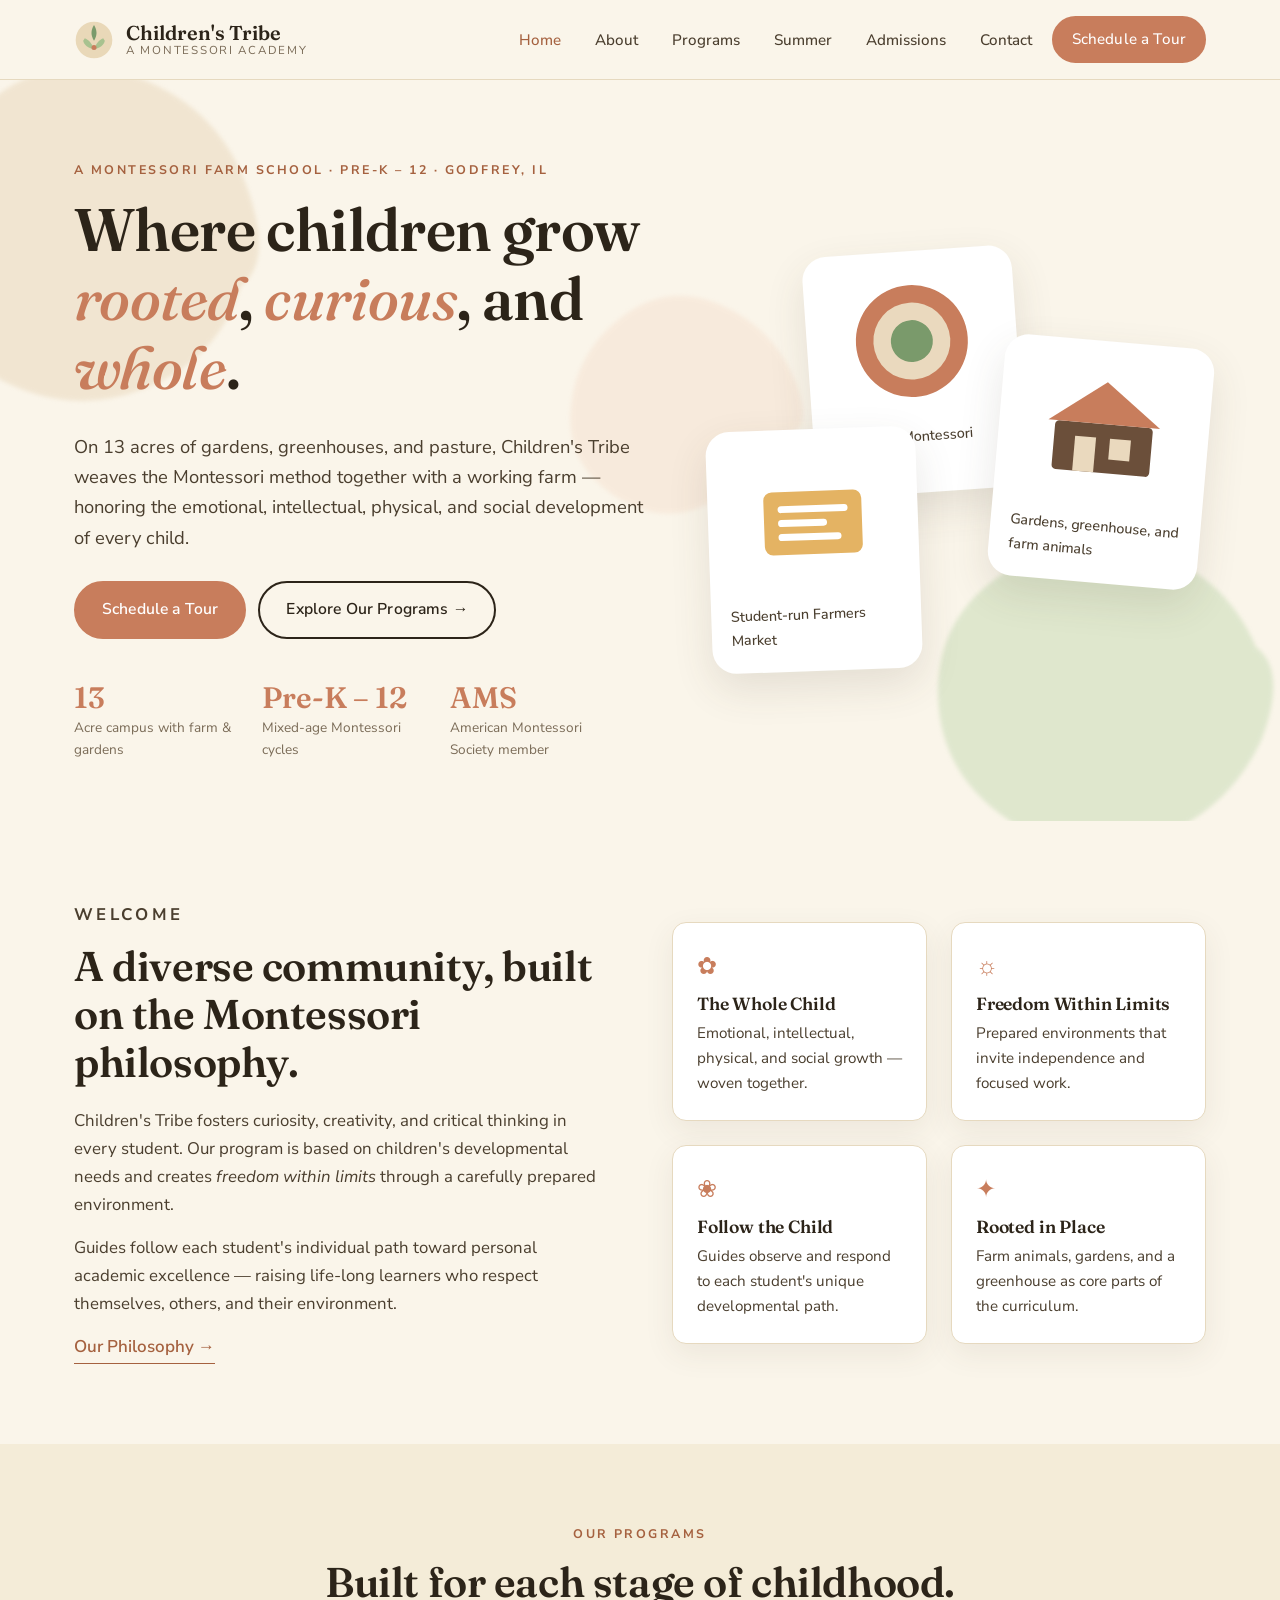
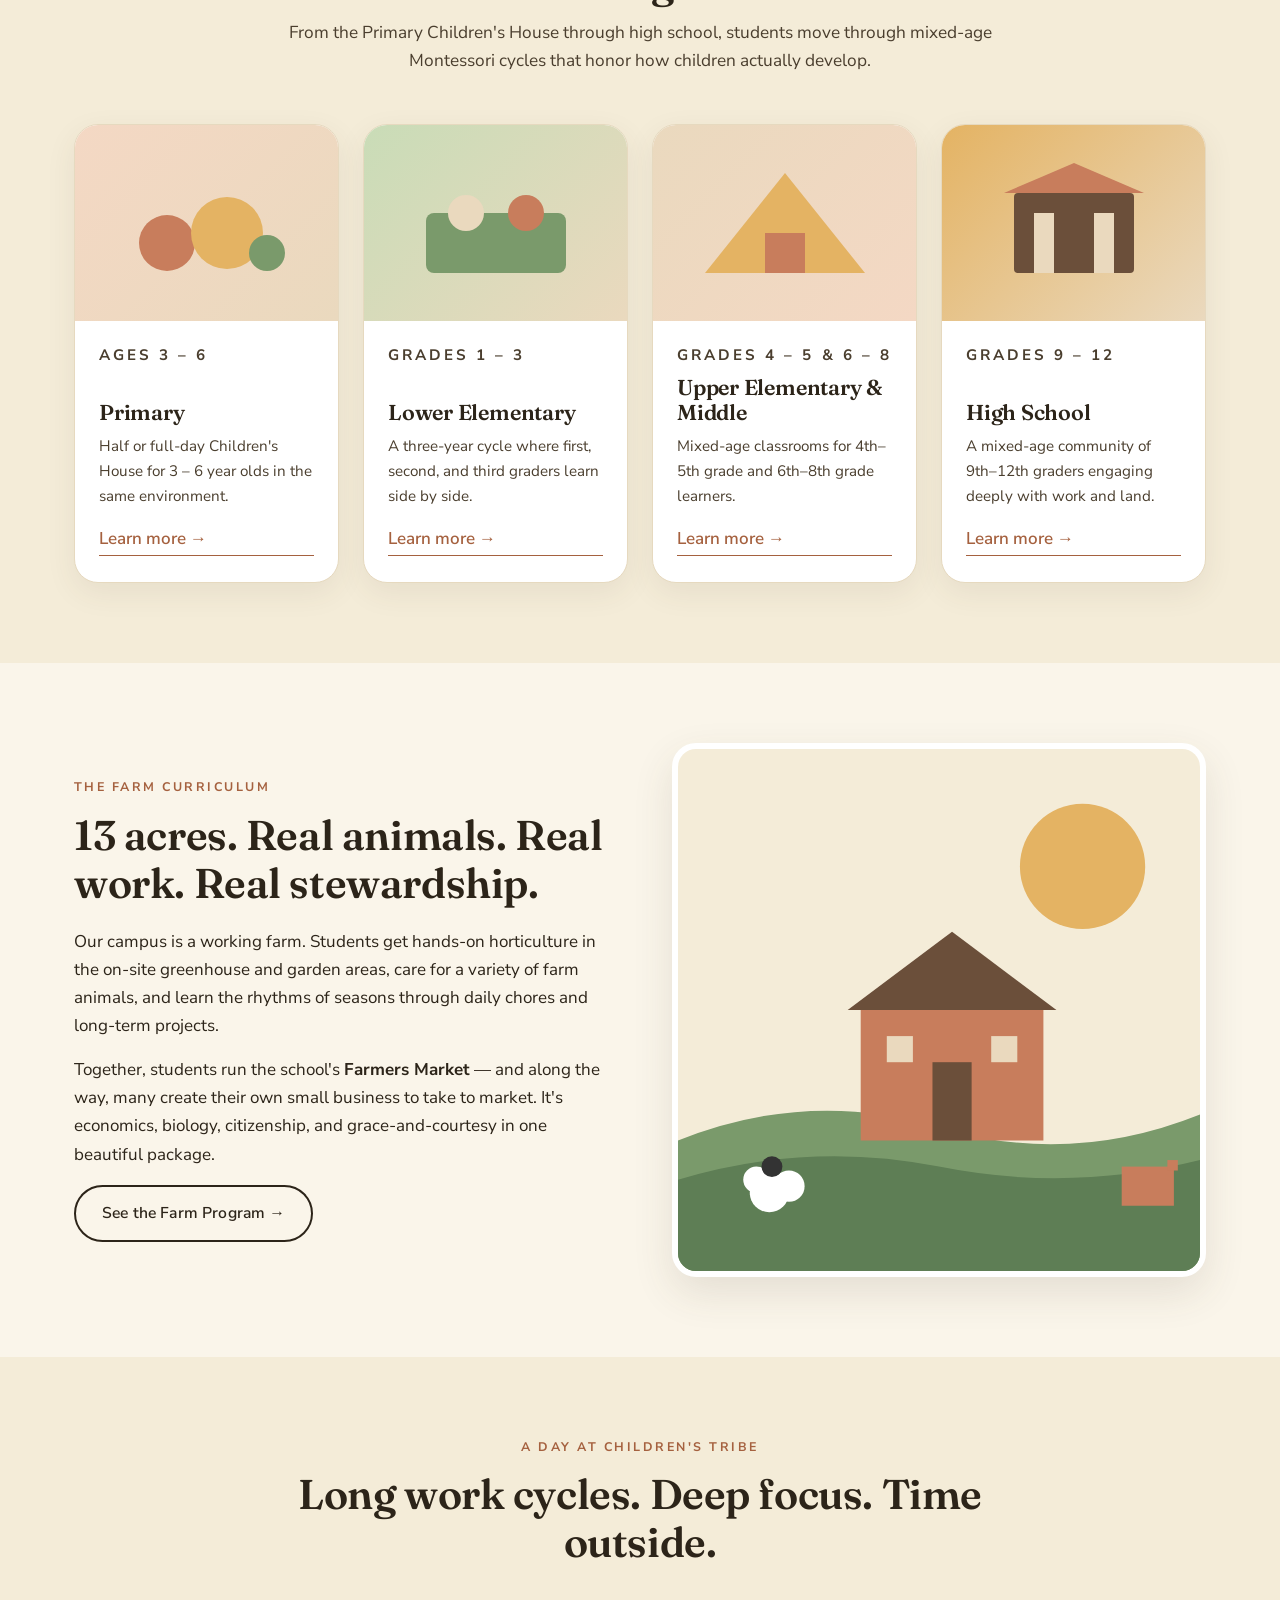
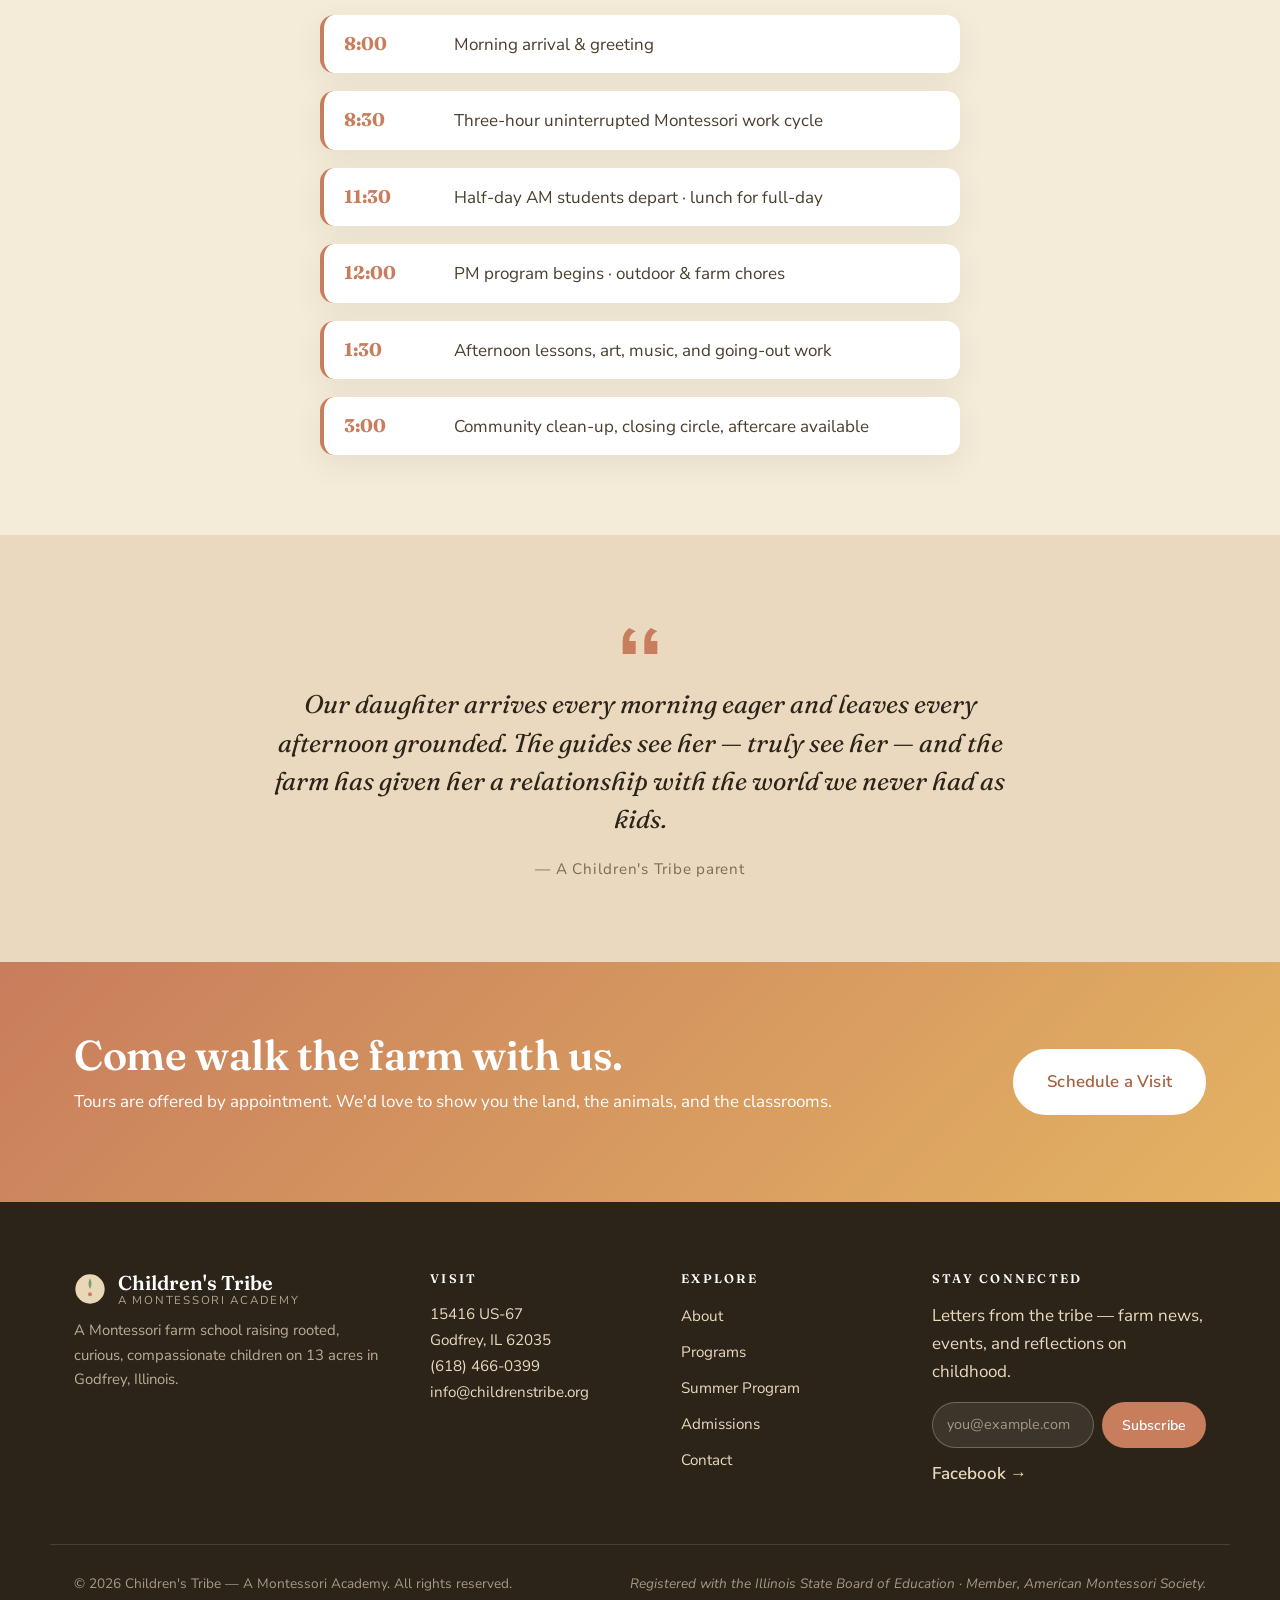
<file: index.html>
<!DOCTYPE html>
<html lang="en">
<head>
  <meta charset="UTF-8" />
  <meta name="viewport" content="width=device-width, initial-scale=1.0" />
  <title>Children's Tribe — A Montessori Farm School in Godfrey, IL</title>
  <meta name="description" content="Children's Tribe is a Montessori farm school on 13 acres in Godfrey, Illinois. Pre-K through high school, rooted in nature, farm curriculum, and the whole child." />
  <link rel="preconnect" href="https://fonts.googleapis.com" />
  <link rel="preconnect" href="https://fonts.gstatic.com" crossorigin />
  <link href="https://fonts.googleapis.com/css2?family=Fraunces:ital,wght@0,400;0,500;0,600;0,700;1,400&family=Nunito+Sans:wght@300;400;500;600;700&display=swap" rel="stylesheet" />
  <link rel="stylesheet" href="assets/css/styles.css?v=4" />
  <link rel="icon" type="image/svg+xml" href="assets/img/favicon.svg" />
</head>
<body>
  <a class="skip-link" href="#main">Skip to content</a>

  <header class="site-header" id="site-header">
    <div class="container nav-wrap">
      <a class="brand" href="index.html" aria-label="Children's Tribe home">
        <span class="brand-mark" aria-hidden="true">
          <svg viewBox="0 0 48 48" width="40" height="40" xmlns="http://www.w3.org/2000/svg">
            <circle cx="24" cy="24" r="22" fill="#E9D8B8"/>
            <path d="M24 6c-4 7-4 12 0 19 4-7 4-12 0-19z" fill="#7A9A6B"/>
            <path d="M13 22c5 2 9 7 11 13-7-1-12-5-13-10l2-3z" fill="#A8C28F"/>
            <path d="M35 22c-5 2-9 7-11 13 7-1 12-5 13-10l-2-3z" fill="#A8C28F"/>
            <circle cx="24" cy="33" r="3" fill="#C87D5C"/>
          </svg>
        </span>
        <span class="brand-text">
          <span class="brand-name">Children's Tribe</span>
          <span class="brand-sub">A Montessori Academy</span>
        </span>
      </a>

      <button class="nav-toggle" aria-expanded="false" aria-controls="primary-nav">
        <span class="sr-only">Menu</span>
        <span class="bars" aria-hidden="true"></span>
      </button>

      <nav class="primary-nav" id="primary-nav" aria-label="Primary">
        <ul>
          <li><a href="index.html" class="active">Home</a></li>
          <li><a href="about.html">About</a></li>
          <li><a href="programs.html">Programs</a></li>
          <li><a href="summer.html">Summer</a></li>
          <li><a href="admissions.html">Admissions</a></li>
          <li><a href="contact.html">Contact</a></li>
          <li><a href="admissions.html#tour" class="btn btn-primary btn-sm">Schedule a Tour</a></li>
        </ul>
      </nav>
    </div>
  </header>

  <main id="main">
    <section class="hero">
      <div class="hero-bg" aria-hidden="true">
        <svg class="blob blob-1" viewBox="0 0 600 600"><path fill="#EAD9BE" d="M421,326Q397,402,321,430Q245,458,170,414Q95,370,98,285Q101,200,166,144Q231,88,313,116Q395,144,425,222Q455,300,421,326Z"/></svg>
        <svg class="blob blob-2" viewBox="0 0 600 600"><path fill="#C9DCB7" d="M441,320Q408,390,334,418Q260,446,190,400Q120,354,118,275Q116,196,184,152Q252,108,328,130Q404,152,436,226Q468,250,441,320Z"/></svg>
        <svg class="blob blob-3" viewBox="0 0 600 600"><path fill="#F4D8C4" d="M434,312Q388,374,320,412Q252,450,178,402Q104,354,112,270Q120,186,188,134Q256,82,334,114Q412,146,446,223Q480,300,434,312Z"/></svg>
      </div>

      <div class="container hero-inner">
        <div class="hero-copy">
          <p class="eyebrow">A Montessori Farm School · Pre-K – 12 · Godfrey, IL</p>
          <h1 class="display">Where children grow <em>rooted</em>, <em>curious</em>, and <em>whole</em>.</h1>
          <p class="lead">
            On 13 acres of gardens, greenhouses, and pasture, Children's Tribe weaves the Montessori method
            together with a working farm — honoring the emotional, intellectual, physical, and social
            development of every child.
          </p>
          <div class="hero-ctas">
            <a href="admissions.html#tour" class="btn btn-primary">Schedule a Tour</a>
            <a href="programs.html" class="btn btn-ghost">Explore Our Programs →</a>
          </div>

          <ul class="hero-stats" role="list">
            <li><span class="stat-num">13</span><span class="stat-label">Acre campus with farm &amp; gardens</span></li>
            <li><span class="stat-num">Pre-K – 12</span><span class="stat-label">Mixed-age Montessori cycles</span></li>
            <li><span class="stat-num">AMS</span><span class="stat-label">American Montessori Society member</span></li>
          </ul>
        </div>

        <div class="hero-art" aria-hidden="true">
          <div class="card-stack">
            <div class="card card-a">
              <svg viewBox="0 0 200 200"><circle cx="100" cy="100" r="80" fill="#C87D5C"/><circle cx="100" cy="100" r="55" fill="#EAD9BE"/><circle cx="100" cy="100" r="30" fill="#7A9A6B"/></svg>
              <p>Hands-on Montessori materials</p>
            </div>
            <div class="card card-b">
              <svg viewBox="0 0 200 200"><rect x="30" y="90" width="140" height="70" rx="6" fill="#6b4f3a"/><path d="M20 90 L100 30 L180 90 Z" fill="#C87D5C"/><rect x="60" y="110" width="30" height="50" fill="#EAD9BE"/><rect x="110" y="110" width="30" height="30" fill="#EAD9BE"/></svg>
              <p>Gardens, greenhouse, and farm animals</p>
            </div>
            <div class="card card-c">
              <svg viewBox="0 0 200 200"><rect x="30" y="60" width="140" height="90" rx="12" fill="#E4B363"/><rect x="50" y="80" width="100" height="10" rx="5" fill="#fff"/><rect x="50" y="100" width="70" height="10" rx="5" fill="#fff"/><rect x="50" y="120" width="90" height="10" rx="5" fill="#fff"/></svg>
              <p>Student-run Farmers Market</p>
            </div>
          </div>
        </div>
      </div>
    </section>

    <section class="section welcome">
      <div class="container grid-2">
        <div class="welcome-text">
          <p class="eyebrow">Welcome</p>
          <h2>A diverse community, built on the Montessori philosophy.</h2>
          <p>
            Children's Tribe fosters curiosity, creativity, and critical thinking in every student.
            Our program is based on children's developmental needs and creates <em>freedom within limits</em>
            through a carefully prepared environment.
          </p>
          <p>
            Guides follow each student's individual path toward personal academic excellence — raising
            life-long learners who respect themselves, others, and their environment.
          </p>
          <a href="about.html" class="text-link">Our Philosophy →</a>
        </div>
        <ul class="pillar-list" role="list">
          <li><span class="pillar-icon" aria-hidden="true">✿</span><h3>The Whole Child</h3><p>Emotional, intellectual, physical, and social growth — woven together.</p></li>
          <li><span class="pillar-icon" aria-hidden="true">☼</span><h3>Freedom Within Limits</h3><p>Prepared environments that invite independence and focused work.</p></li>
          <li><span class="pillar-icon" aria-hidden="true">❀</span><h3>Follow the Child</h3><p>Guides observe and respond to each student's unique developmental path.</p></li>
          <li><span class="pillar-icon" aria-hidden="true">✦</span><h3>Rooted in Place</h3><p>Farm animals, gardens, and a greenhouse as core parts of the curriculum.</p></li>
        </ul>
      </div>
    </section>

    <section class="section section-soft programs-preview">
      <div class="container">
        <div class="section-head">
          <p class="eyebrow">Our Programs</p>
          <h2>Built for each stage of childhood.</h2>
          <p class="section-sub">From the Primary Children's House through high school, students move through mixed-age Montessori cycles that honor how children actually develop.</p>
        </div>

        <div class="program-grid">
          <article class="program-card">
            <div class="program-art program-art-1" aria-hidden="true"><svg viewBox="0 0 200 140"><circle cx="60" cy="90" r="28" fill="#C87D5C"/><circle cx="120" cy="80" r="36" fill="#E4B363"/><circle cx="160" cy="100" r="18" fill="#7A9A6B"/></svg></div>
            <div class="program-body"><p class="eyebrow eyebrow-sm">Ages 3 – 6</p><h3>Primary</h3><p>Half or full-day Children's House for 3 – 6 year olds in the same environment.</p><a href="programs.html#primary" class="text-link">Learn more →</a></div>
          </article>
          <article class="program-card">
            <div class="program-art program-art-2" aria-hidden="true"><svg viewBox="0 0 200 140"><rect x="30" y="60" width="140" height="60" rx="8" fill="#7A9A6B"/><circle cx="70" cy="60" r="18" fill="#EAD9BE"/><circle cx="130" cy="60" r="18" fill="#C87D5C"/></svg></div>
            <div class="program-body"><p class="eyebrow eyebrow-sm">Grades 1 – 3</p><h3>Lower Elementary</h3><p>A three-year cycle where first, second, and third graders learn side by side.</p><a href="programs.html#lower-el" class="text-link">Learn more →</a></div>
          </article>
          <article class="program-card">
            <div class="program-art program-art-3" aria-hidden="true"><svg viewBox="0 0 200 140"><path d="M20 120 L100 20 L180 120 Z" fill="#E4B363"/><rect x="80" y="80" width="40" height="40" fill="#C87D5C"/></svg></div>
            <div class="program-body"><p class="eyebrow eyebrow-sm">Grades 4 – 5 &amp; 6 – 8</p><h3>Upper Elementary &amp; Middle</h3><p>Mixed-age classrooms for 4th–5th grade and 6th–8th grade learners.</p><a href="programs.html#upper-el" class="text-link">Learn more →</a></div>
          </article>
          <article class="program-card">
            <div class="program-art program-art-4" aria-hidden="true"><svg viewBox="0 0 200 140"><rect x="40" y="40" width="120" height="80" rx="4" fill="#6b4f3a"/><rect x="60" y="60" width="20" height="60" fill="#EAD9BE"/><rect x="120" y="60" width="20" height="60" fill="#EAD9BE"/><path d="M30 40 L100 10 L170 40 Z" fill="#C87D5C"/></svg></div>
            <div class="program-body"><p class="eyebrow eyebrow-sm">Grades 9 – 12</p><h3>High School</h3><p>A mixed-age community of 9th–12th graders engaging deeply with work and land.</p><a href="programs.html#high-school" class="text-link">Learn more →</a></div>
          </article>
        </div>
      </div>
    </section>

    <section class="section farm-section">
      <div class="container grid-2 reverse">
        <div class="day-art" aria-hidden="true">
          <div class="day-frame">
            <svg viewBox="0 0 400 400">
              <rect width="400" height="400" fill="#F4ECD8"/>
              <circle cx="310" cy="90" r="48" fill="#E4B363"/>
              <path d="M0 300 Q100 260 200 290 T400 280 L400 400 L0 400 Z" fill="#7A9A6B"/>
              <path d="M0 330 Q100 300 200 320 T400 315 L400 400 L0 400 Z" fill="#5E7E55"/>
              <rect x="140" y="200" width="140" height="100" fill="#C87D5C"/>
              <path d="M130 200 L210 140 L290 200 Z" fill="#6b4f3a"/>
              <rect x="195" y="240" width="30" height="60" fill="#6b4f3a"/>
              <rect x="160" y="220" width="20" height="20" fill="#EAD9BE"/>
              <rect x="240" y="220" width="20" height="20" fill="#EAD9BE"/>
              <circle cx="70" cy="340" r="15" fill="#fff"/><circle cx="85" cy="335" r="12" fill="#fff"/><circle cx="60" cy="330" r="10" fill="#fff"/><circle cx="72" cy="320" r="8" fill="#333"/>
              <rect x="340" y="320" width="40" height="30" fill="#C87D5C"/><rect x="375" y="315" width="8" height="8" fill="#C87D5C"/>
            </svg>
          </div>
        </div>
        <div>
          <p class="eyebrow">The Farm Curriculum</p>
          <h2>13 acres. Real animals. Real work. Real stewardship.</h2>
          <p>
            Our campus is a working farm. Students get hands-on horticulture in the on-site
            greenhouse and garden areas, care for a variety of farm animals, and learn the rhythms
            of seasons through daily chores and long-term projects.
          </p>
          <p>
            Together, students run the school's <strong>Farmers Market</strong> — and along the way,
            many create their own small business to take to market. It's economics, biology,
            citizenship, and grace-and-courtesy in one beautiful package.
          </p>
          <a href="programs.html#farm" class="btn btn-ghost">See the Farm Program →</a>
        </div>
      </div>
    </section>

    <section class="section section-soft day-in-life">
      <div class="container">
        <div class="section-head">
          <p class="eyebrow">A day at Children's Tribe</p>
          <h2>Long work cycles. Deep focus. Time outside.</h2>
        </div>
        <ol class="timeline" role="list">
          <li><strong>8:00</strong><span>Morning arrival &amp; greeting</span></li>
          <li><strong>8:30</strong><span>Three-hour uninterrupted Montessori work cycle</span></li>
          <li><strong>11:30</strong><span>Half-day AM students depart · lunch for full-day</span></li>
          <li><strong>12:00</strong><span>PM program begins · outdoor &amp; farm chores</span></li>
          <li><strong>1:30</strong><span>Afternoon lessons, art, music, and going-out work</span></li>
          <li><strong>3:00</strong><span>Community clean-up, closing circle, aftercare available</span></li>
        </ol>
      </div>
    </section>

    <section class="section section-warm testimonial-section">
      <div class="container">
        <figure class="testimonial">
          <svg class="quote-mark" viewBox="0 0 48 48" aria-hidden="true"><path d="M14 12c-4 3-6 7-6 12v12h12V24h-6c0-4 2-7 6-9l-6-3zM34 12c-4 3-6 7-6 12v12h12V24h-6c0-4 2-7 6-9l-6-3z" fill="#C87D5C"/></svg>
          <blockquote>
            Our daughter arrives every morning eager and leaves every afternoon grounded.
            The guides see her — truly see her — and the farm has given her a relationship
            with the world we never had as kids.
          </blockquote>
          <figcaption>— A Children's Tribe parent</figcaption>
        </figure>
      </div>
    </section>

    <section class="section cta-section">
      <div class="container cta-inner">
        <div>
          <h2>Come walk the farm with us.</h2>
          <p>Tours are offered by appointment. We'd love to show you the land, the animals, and the classrooms.</p>
        </div>
        <a href="admissions.html#tour" class="btn btn-primary btn-lg">Schedule a Visit</a>
      </div>
    </section>
  </main>

  <footer class="site-footer">
    <div class="container footer-grid">
      <div>
        <div class="brand brand-footer">
          <span class="brand-mark" aria-hidden="true">
            <svg viewBox="0 0 48 48" width="32" height="32"><circle cx="24" cy="24" r="22" fill="#E9D8B8"/><path d="M24 8c-3 6-3 10 0 16 3-6 3-10 0-16z" fill="#7A9A6B"/><circle cx="24" cy="32" r="3" fill="#C87D5C"/></svg>
          </span>
          <span class="brand-text"><span class="brand-name">Children's Tribe</span><span class="brand-sub">A Montessori Academy</span></span>
        </div>
        <p class="footer-blurb">A Montessori farm school raising rooted, curious, compassionate children on 13 acres in Godfrey, Illinois.</p>
      </div>
      <div>
        <h4>Visit</h4>
        <address>
          15416 US-67<br />
          Godfrey, IL 62035<br />
          <a href="tel:+16184660399">(618) 466-0399</a><br />
          <a href="mailto:info@childrenstribe.org">info@childrenstribe.org</a>
        </address>
      </div>
      <div>
        <h4>Explore</h4>
        <ul class="footer-links">
          <li><a href="about.html">About</a></li>
          <li><a href="programs.html">Programs</a></li>
          <li><a href="summer.html">Summer Program</a></li>
          <li><a href="admissions.html">Admissions</a></li>
          <li><a href="contact.html">Contact</a></li>
        </ul>
      </div>
      <div>
        <h4>Stay connected</h4>
        <p>Letters from the tribe — farm news, events, and reflections on childhood.</p>
        <form class="newsletter" onsubmit="event.preventDefault(); this.querySelector('.newsletter-msg').textContent='Thank you — we\\'ll be in touch.'; this.reset();">
          <label class="sr-only" for="email">Email</label>
          <input id="email" type="email" required placeholder="you@example.com" />
          <button type="submit" class="btn btn-primary btn-sm">Subscribe</button>
          <p class="newsletter-msg" aria-live="polite"></p>
        </form>
        <p class="footer-social"><a href="https://www.facebook.com/montessorifarmschool/" rel="noopener">Facebook →</a></p>
      </div>
    </div>
    <div class="container footer-base">
      <p>© <span id="year"></span> Children's Tribe — A Montessori Academy. All rights reserved.</p>
      <p class="quiet">Registered with the Illinois State Board of Education · Member, American Montessori Society.</p>
    </div>
  </footer>

  <script src="assets/js/main.js?v=4"></script>
</body>
</html>
</file>
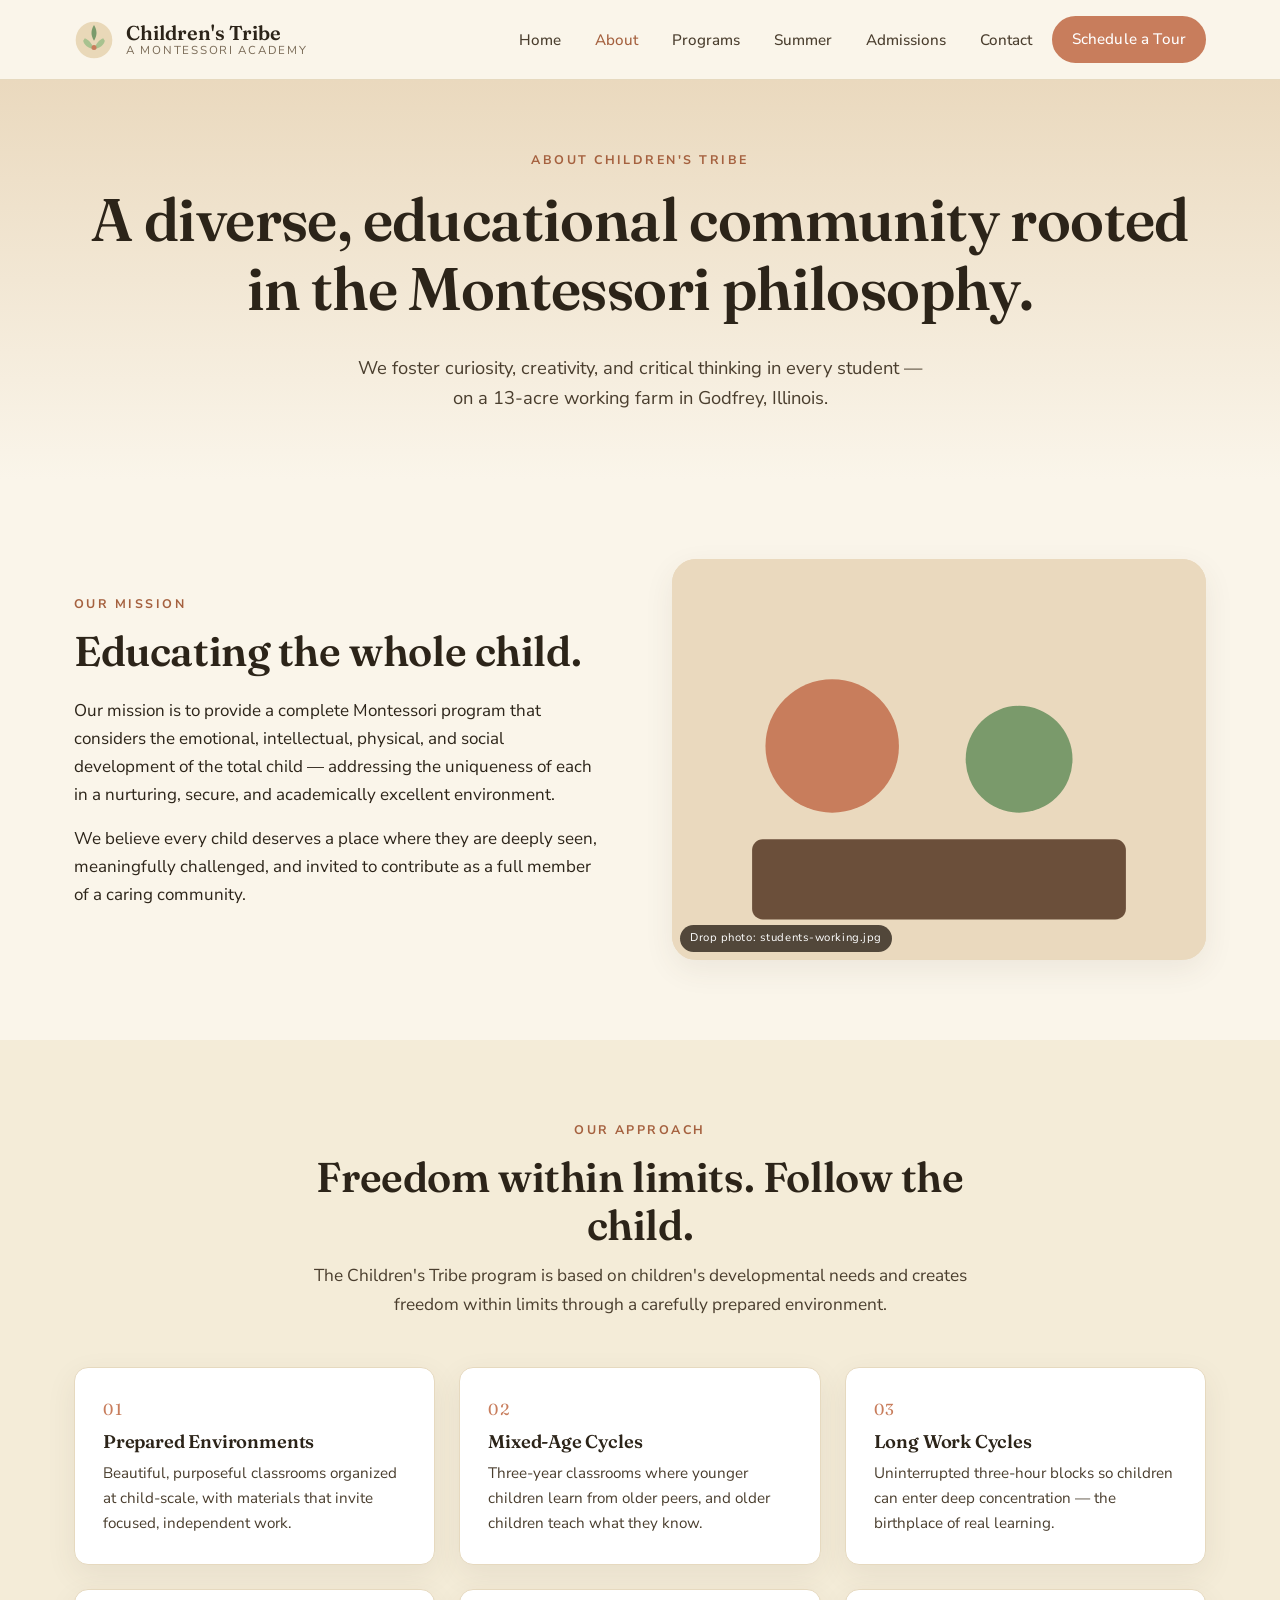
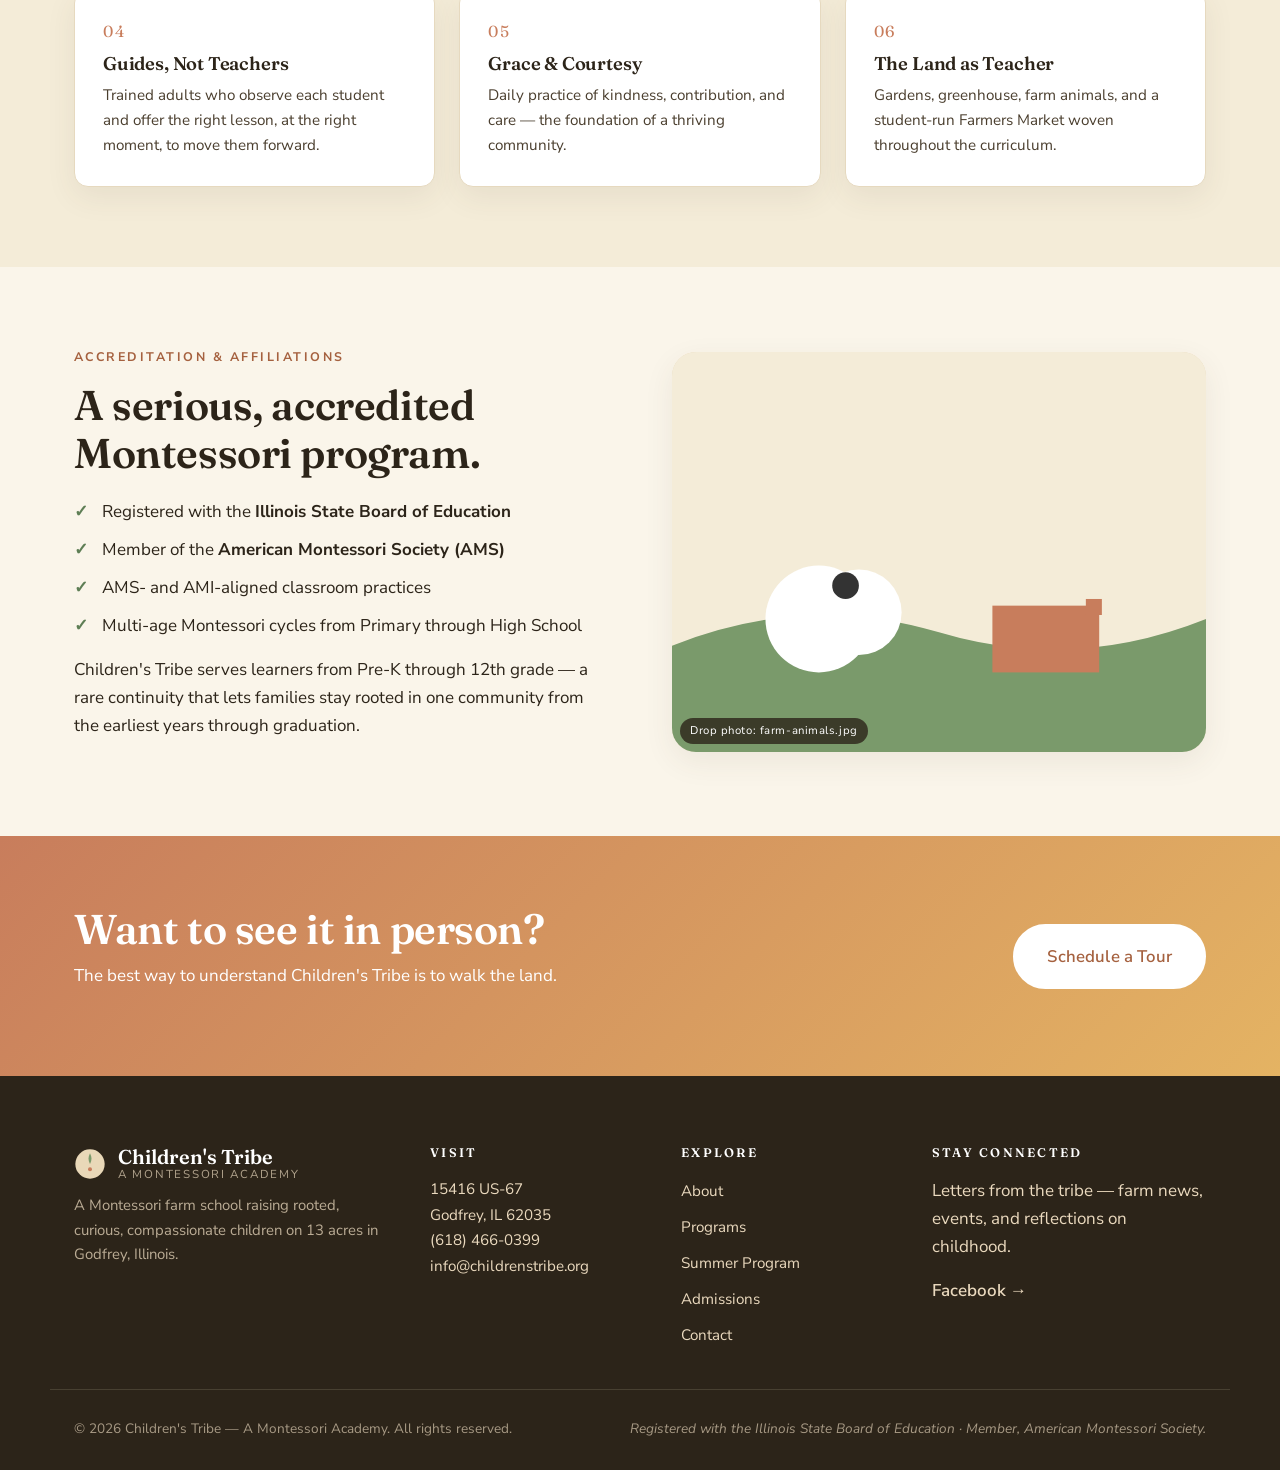
<file: about.html>
<!DOCTYPE html>
<html lang="en">
<head>
  <meta charset="UTF-8" />
  <meta name="viewport" content="width=device-width, initial-scale=1.0" />
  <title>About — Children's Tribe Montessori Academy</title>
  <meta name="description" content="Our mission, philosophy, and the Montessori farm-school approach at Children's Tribe in Godfrey, Illinois." />
  <link rel="preconnect" href="https://fonts.googleapis.com" />
  <link rel="preconnect" href="https://fonts.gstatic.com" crossorigin />
  <link href="https://fonts.googleapis.com/css2?family=Fraunces:ital,wght@0,400;0,500;0,600;0,700;1,400&family=Nunito+Sans:wght@300;400;500;600;700&display=swap" rel="stylesheet" />
  <link rel="stylesheet" href="assets/css/styles.css?v=4" />
  <link rel="icon" type="image/svg+xml" href="assets/img/favicon.svg" />
</head>
<body>
  <a class="skip-link" href="#main">Skip to content</a>

  <header class="site-header">
    <div class="container nav-wrap">
      <a class="brand" href="index.html"><span class="brand-mark" aria-hidden="true"><svg viewBox="0 0 48 48" width="40" height="40"><circle cx="24" cy="24" r="22" fill="#E9D8B8"/><path d="M24 6c-4 7-4 12 0 19 4-7 4-12 0-19z" fill="#7A9A6B"/><path d="M13 22c5 2 9 7 11 13-7-1-12-5-13-10l2-3z" fill="#A8C28F"/><path d="M35 22c-5 2-9 7-11 13 7-1 12-5 13-10l-2-3z" fill="#A8C28F"/><circle cx="24" cy="33" r="3" fill="#C87D5C"/></svg></span><span class="brand-text"><span class="brand-name">Children's Tribe</span><span class="brand-sub">A Montessori Academy</span></span></a>
      <button class="nav-toggle" aria-expanded="false" aria-controls="primary-nav"><span class="sr-only">Menu</span><span class="bars" aria-hidden="true"></span></button>
      <nav class="primary-nav" id="primary-nav" aria-label="Primary">
        <ul>
          <li><a href="index.html">Home</a></li>
          <li><a href="about.html" class="active">About</a></li>
          <li><a href="programs.html">Programs</a></li>
          <li><a href="summer.html">Summer</a></li>
          <li><a href="admissions.html">Admissions</a></li>
          <li><a href="contact.html">Contact</a></li>
          <li><a href="admissions.html#tour" class="btn btn-primary btn-sm">Schedule a Tour</a></li>
        </ul>
      </nav>
    </div>
  </header>

  <main id="main">
    <section class="page-hero">
      <div class="container">
        <p class="eyebrow">About Children's Tribe</p>
        <h1 class="display">A diverse, educational community rooted in the Montessori philosophy.</h1>
        <p class="lead">We foster curiosity, creativity, and critical thinking in every student — on a 13-acre working farm in Godfrey, Illinois.</p>
      </div>
    </section>

    <section class="section">
      <div class="container grid-2">
        <div>
          <p class="eyebrow">Our Mission</p>
          <h2>Educating the whole child.</h2>
          <p>
            Our mission is to provide a complete Montessori program that considers the emotional,
            intellectual, physical, and social development of the total child — addressing the
            uniqueness of each in a nurturing, secure, and academically excellent environment.
          </p>
          <p>
            We believe every child deserves a place where they are deeply seen, meaningfully challenged,
            and invited to contribute as a full member of a caring community.
          </p>
        </div>
        <div class="image-slot image-slot-a" aria-label="Photo of students working in the classroom">
          <svg viewBox="0 0 400 300" aria-hidden="true">
            <rect width="400" height="300" fill="#EAD9BE"/>
            <circle cx="120" cy="140" r="50" fill="#C87D5C"/>
            <circle cx="260" cy="150" r="40" fill="#7A9A6B"/>
            <rect x="60" y="210" width="280" height="60" rx="8" fill="#6b4f3a"/>
          </svg>
          <p class="image-slot-caption">Drop photo: students-working.jpg</p>
        </div>
      </div>
    </section>

    <section class="section section-soft">
      <div class="container">
        <div class="section-head">
          <p class="eyebrow">Our Approach</p>
          <h2>Freedom within limits. Follow the child.</h2>
          <p class="section-sub">The Children's Tribe program is based on children's developmental needs and creates freedom within limits through a carefully prepared environment.</p>
        </div>

        <div class="approach-grid">
          <article class="approach-card">
            <span class="approach-num">01</span>
            <h3>Prepared Environments</h3>
            <p>Beautiful, purposeful classrooms organized at child-scale, with materials that invite focused, independent work.</p>
          </article>
          <article class="approach-card">
            <span class="approach-num">02</span>
            <h3>Mixed-Age Cycles</h3>
            <p>Three-year classrooms where younger children learn from older peers, and older children teach what they know.</p>
          </article>
          <article class="approach-card">
            <span class="approach-num">03</span>
            <h3>Long Work Cycles</h3>
            <p>Uninterrupted three-hour blocks so children can enter deep concentration — the birthplace of real learning.</p>
          </article>
          <article class="approach-card">
            <span class="approach-num">04</span>
            <h3>Guides, Not Teachers</h3>
            <p>Trained adults who observe each student and offer the right lesson, at the right moment, to move them forward.</p>
          </article>
          <article class="approach-card">
            <span class="approach-num">05</span>
            <h3>Grace &amp; Courtesy</h3>
            <p>Daily practice of kindness, contribution, and care — the foundation of a thriving community.</p>
          </article>
          <article class="approach-card">
            <span class="approach-num">06</span>
            <h3>The Land as Teacher</h3>
            <p>Gardens, greenhouse, farm animals, and a student-run Farmers Market woven throughout the curriculum.</p>
          </article>
        </div>
      </div>
    </section>

    <section class="section">
      <div class="container grid-2 reverse">
        <div class="image-slot image-slot-b" aria-label="Photo of farm animals on campus">
          <svg viewBox="0 0 400 300" aria-hidden="true">
            <rect width="400" height="300" fill="#F4ECD8"/>
            <path d="M0 220 Q100 180 200 210 T400 200 L400 300 L0 300 Z" fill="#7A9A6B"/>
            <circle cx="110" cy="200" r="40" fill="#fff"/><circle cx="140" cy="195" r="32" fill="#fff"/><circle cx="130" cy="175" r="10" fill="#333"/>
            <rect x="240" y="190" width="80" height="50" fill="#C87D5C"/><rect x="310" y="185" width="12" height="12" fill="#C87D5C"/>
          </svg>
          <p class="image-slot-caption">Drop photo: farm-animals.jpg</p>
        </div>
        <div>
          <p class="eyebrow">Accreditation &amp; Affiliations</p>
          <h2>A serious, accredited Montessori program.</h2>
          <ul class="check-list">
            <li>Registered with the <strong>Illinois State Board of Education</strong></li>
            <li>Member of the <strong>American Montessori Society (AMS)</strong></li>
            <li>AMS- and AMI-aligned classroom practices</li>
            <li>Multi-age Montessori cycles from Primary through High School</li>
          </ul>
          <p>Children's Tribe serves learners from Pre-K through 12th grade — a rare continuity that lets families stay rooted in one community from the earliest years through graduation.</p>
        </div>
      </div>
    </section>

    <section class="section cta-section">
      <div class="container cta-inner">
        <div>
          <h2>Want to see it in person?</h2>
          <p>The best way to understand Children's Tribe is to walk the land.</p>
        </div>
        <a href="admissions.html#tour" class="btn btn-primary btn-lg">Schedule a Tour</a>
      </div>
    </section>
  </main>

  <footer class="site-footer">
    <div class="container footer-grid">
      <div><div class="brand brand-footer"><span class="brand-mark" aria-hidden="true"><svg viewBox="0 0 48 48" width="32" height="32"><circle cx="24" cy="24" r="22" fill="#E9D8B8"/><path d="M24 8c-3 6-3 10 0 16 3-6 3-10 0-16z" fill="#7A9A6B"/><circle cx="24" cy="32" r="3" fill="#C87D5C"/></svg></span><span class="brand-text"><span class="brand-name">Children's Tribe</span><span class="brand-sub">A Montessori Academy</span></span></div><p class="footer-blurb">A Montessori farm school raising rooted, curious, compassionate children on 13 acres in Godfrey, Illinois.</p></div>
      <div><h4>Visit</h4><address>15416 US-67<br/>Godfrey, IL 62035<br/><a href="tel:+16184660399">(618) 466-0399</a><br/><a href="mailto:info@childrenstribe.org">info@childrenstribe.org</a></address></div>
      <div><h4>Explore</h4><ul class="footer-links"><li><a href="about.html">About</a></li><li><a href="programs.html">Programs</a></li><li><a href="summer.html">Summer Program</a></li><li><a href="admissions.html">Admissions</a></li><li><a href="contact.html">Contact</a></li></ul></div>
      <div><h4>Stay connected</h4><p>Letters from the tribe — farm news, events, and reflections on childhood.</p><p class="footer-social"><a href="https://www.facebook.com/montessorifarmschool/" rel="noopener">Facebook →</a></p></div>
    </div>
    <div class="container footer-base"><p>© <span id="year"></span> Children's Tribe — A Montessori Academy. All rights reserved.</p><p class="quiet">Registered with the Illinois State Board of Education · Member, American Montessori Society.</p></div>
  </footer>
  <script src="assets/js/main.js?v=4"></script>
</body>
</html>
</file>
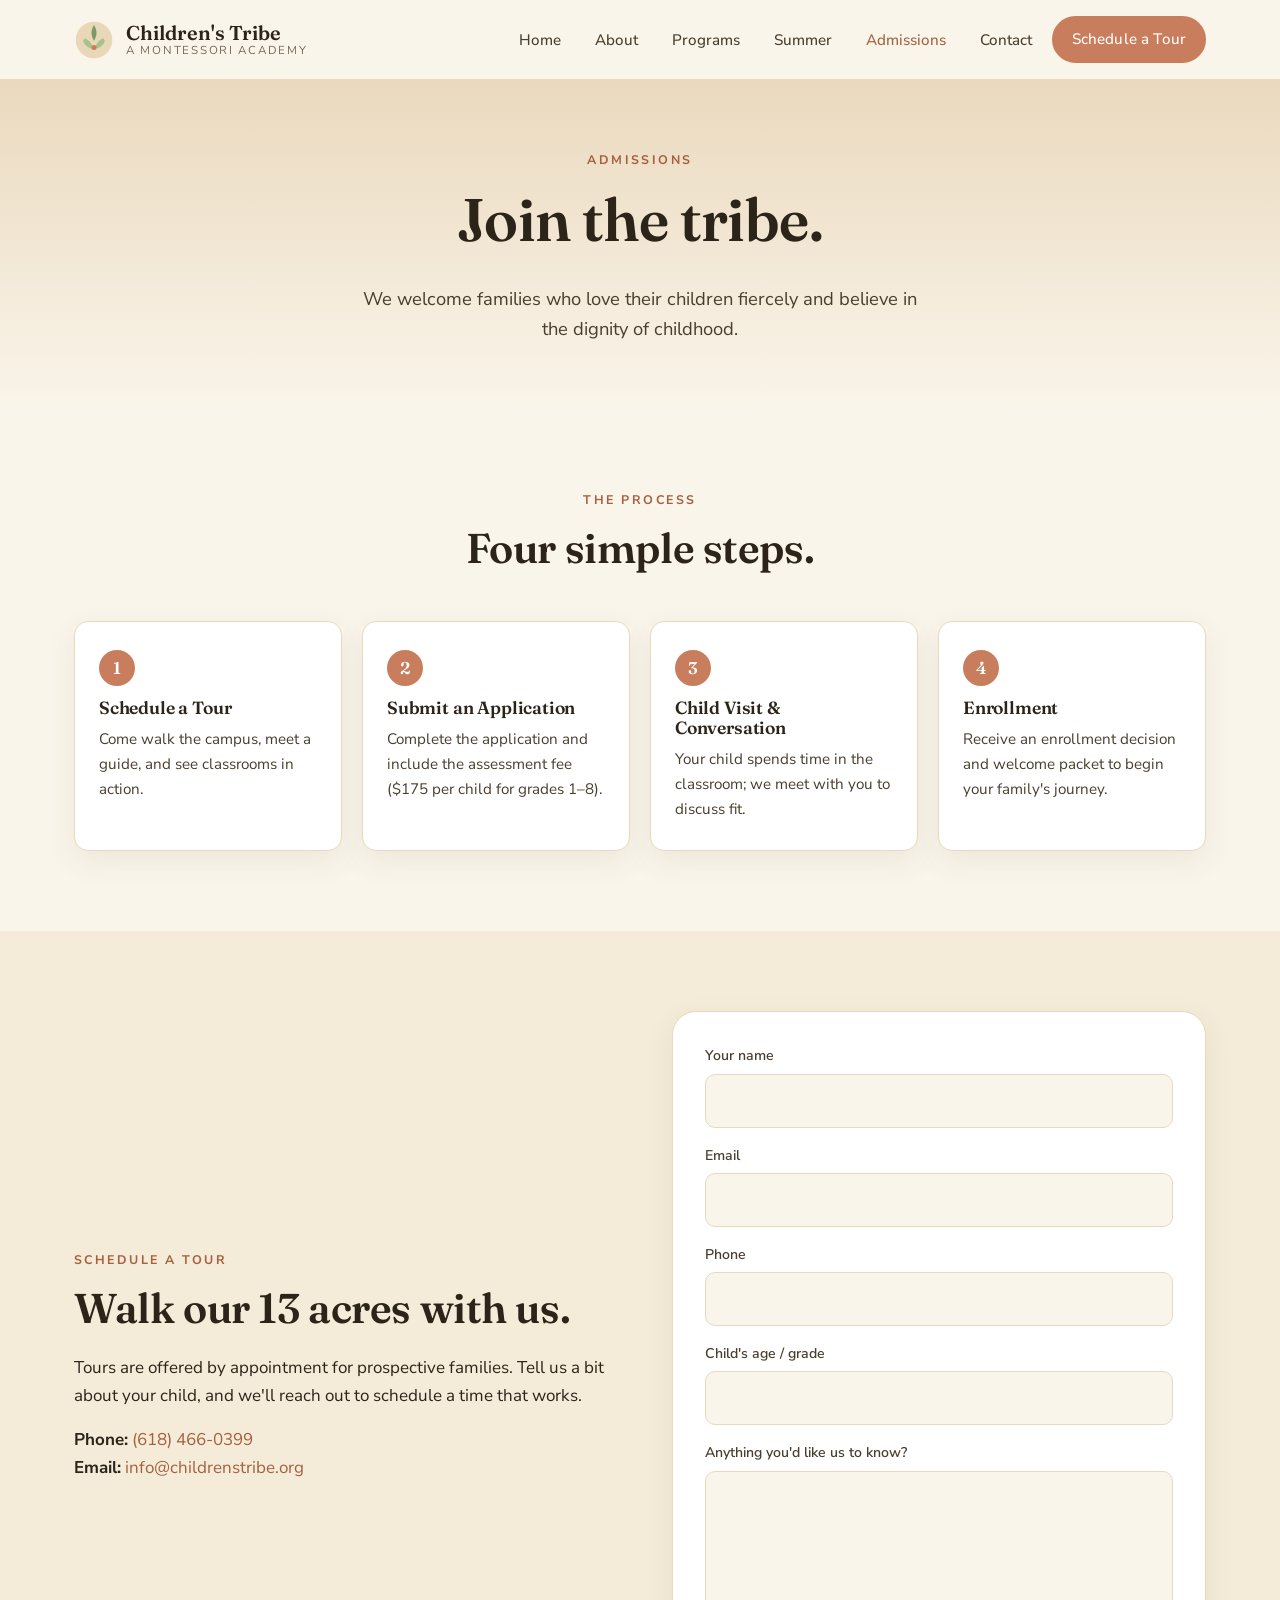
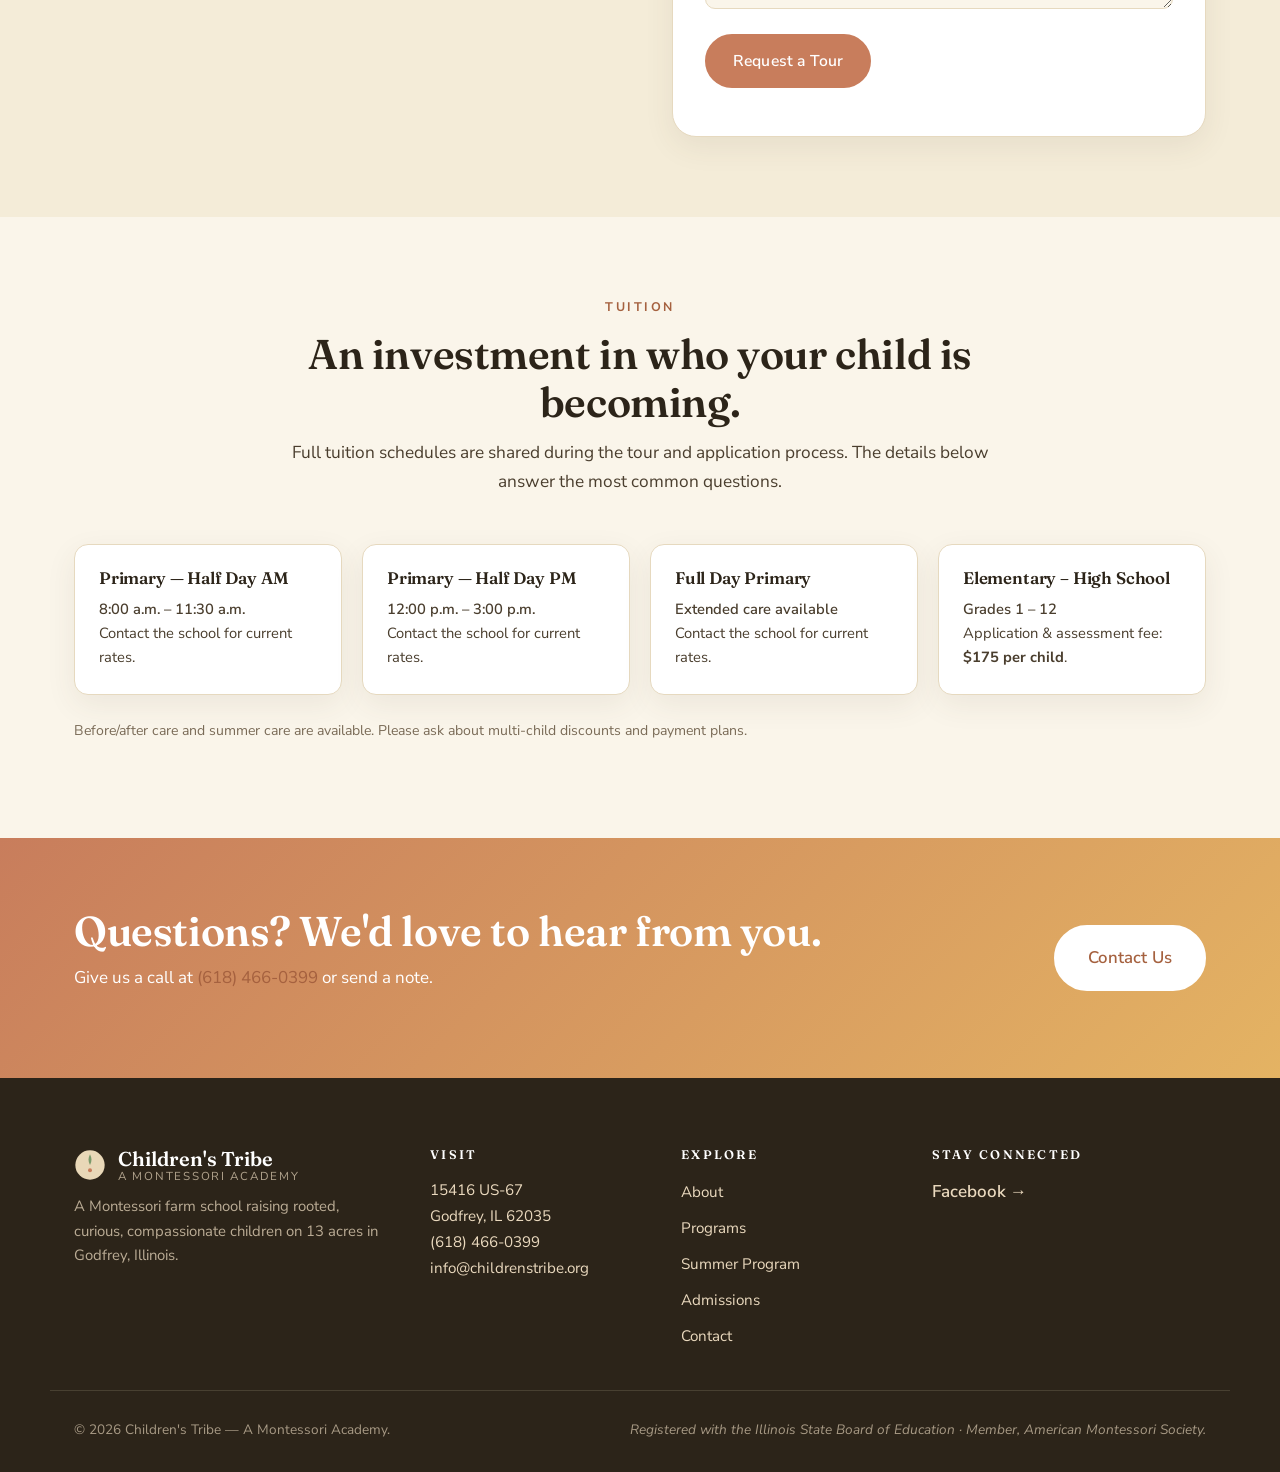
<file: admissions.html>
<!DOCTYPE html>
<html lang="en">
<head>
  <meta charset="UTF-8" />
  <meta name="viewport" content="width=device-width, initial-scale=1.0" />
  <title>Admissions &amp; Tuition — Children's Tribe Montessori Academy</title>
  <meta name="description" content="Learn how to apply to Children's Tribe — tours, application, and tuition information for our Montessori farm school in Godfrey, IL." />
  <link rel="preconnect" href="https://fonts.googleapis.com" />
  <link rel="preconnect" href="https://fonts.gstatic.com" crossorigin />
  <link href="https://fonts.googleapis.com/css2?family=Fraunces:ital,wght@0,400;0,500;0,600;0,700;1,400&family=Nunito+Sans:wght@300;400;500;600;700&display=swap" rel="stylesheet" />
  <link rel="stylesheet" href="assets/css/styles.css?v=4" />
  <link rel="icon" type="image/svg+xml" href="assets/img/favicon.svg" />
</head>
<body>
  <a class="skip-link" href="#main">Skip to content</a>

  <header class="site-header">
    <div class="container nav-wrap">
      <a class="brand" href="index.html"><span class="brand-mark" aria-hidden="true"><svg viewBox="0 0 48 48" width="40" height="40"><circle cx="24" cy="24" r="22" fill="#E9D8B8"/><path d="M24 6c-4 7-4 12 0 19 4-7 4-12 0-19z" fill="#7A9A6B"/><path d="M13 22c5 2 9 7 11 13-7-1-12-5-13-10l2-3z" fill="#A8C28F"/><path d="M35 22c-5 2-9 7-11 13 7-1 12-5 13-10l-2-3z" fill="#A8C28F"/><circle cx="24" cy="33" r="3" fill="#C87D5C"/></svg></span><span class="brand-text"><span class="brand-name">Children's Tribe</span><span class="brand-sub">A Montessori Academy</span></span></a>
      <button class="nav-toggle" aria-expanded="false" aria-controls="primary-nav"><span class="sr-only">Menu</span><span class="bars" aria-hidden="true"></span></button>
      <nav class="primary-nav" id="primary-nav" aria-label="Primary">
        <ul>
          <li><a href="index.html">Home</a></li>
          <li><a href="about.html">About</a></li>
          <li><a href="programs.html">Programs</a></li>
          <li><a href="summer.html">Summer</a></li>
          <li><a href="admissions.html" class="active">Admissions</a></li>
          <li><a href="contact.html">Contact</a></li>
          <li><a href="#tour" class="btn btn-primary btn-sm">Schedule a Tour</a></li>
        </ul>
      </nav>
    </div>
  </header>

  <main id="main">
    <section class="page-hero">
      <div class="container">
        <p class="eyebrow">Admissions</p>
        <h1 class="display">Join the tribe.</h1>
        <p class="lead">We welcome families who love their children fiercely and believe in the dignity of childhood.</p>
      </div>
    </section>

    <section class="section">
      <div class="container">
        <div class="section-head">
          <p class="eyebrow">The Process</p>
          <h2>Four simple steps.</h2>
        </div>
        <ol class="steps">
          <li><span class="step-num">1</span><h3>Schedule a Tour</h3><p>Come walk the campus, meet a guide, and see classrooms in action.</p></li>
          <li><span class="step-num">2</span><h3>Submit an Application</h3><p>Complete the application and include the assessment fee ($175 per child for grades 1–8).</p></li>
          <li><span class="step-num">3</span><h3>Child Visit &amp; Conversation</h3><p>Your child spends time in the classroom; we meet with you to discuss fit.</p></li>
          <li><span class="step-num">4</span><h3>Enrollment</h3><p>Receive an enrollment decision and welcome packet to begin your family's journey.</p></li>
        </ol>
      </div>
    </section>

    <section id="tour" class="section section-soft">
      <div class="container grid-2">
        <div>
          <p class="eyebrow">Schedule a Tour</p>
          <h2>Walk our 13 acres with us.</h2>
          <p>Tours are offered by appointment for prospective families. Tell us a bit about your child, and we'll reach out to schedule a time that works.</p>
          <p><strong>Phone:</strong> <a href="tel:+16184660399">(618) 466-0399</a><br/>
          <strong>Email:</strong> <a href="mailto:info@childrenstribe.org">info@childrenstribe.org</a></p>
        </div>
        <!-- Google Forms wiring: replace FORM_ID and each entry.XXXXX — see README -->
        <form class="tour-form"
              action="https://docs.google.com/forms/d/e/REPLACE_WITH_TOUR_FORM_ID/formResponse"
              method="POST"
              target="ct-hidden-iframe"
              data-thank-you="Thank you — we'll be in touch within two business days.">
          <div class="field"><label for="parent">Your name</label><input id="parent" name="entry.REPLACE_PARENT" required /></div>
          <div class="field"><label for="email2">Email</label><input id="email2" type="email" name="entry.REPLACE_EMAIL" required /></div>
          <div class="field"><label for="phone">Phone</label><input id="phone" type="tel" name="entry.REPLACE_PHONE" /></div>
          <div class="field"><label for="age">Child's age / grade</label><input id="age" name="entry.REPLACE_AGE" /></div>
          <div class="field"><label for="notes">Anything you'd like us to know?</label><textarea id="notes" name="entry.REPLACE_NOTES" rows="4"></textarea></div>
          <button type="submit" class="btn btn-primary">Request a Tour</button>
          <p class="form-msg" aria-live="polite"></p>
        </form>
        <iframe name="ct-hidden-iframe" style="display:none;" title="Form submission" tabindex="-1" aria-hidden="true"></iframe>
      </div>
    </section>

    <section class="section">
      <div class="container">
        <div class="section-head">
          <p class="eyebrow">Tuition</p>
          <h2>An investment in who your child is becoming.</h2>
          <p class="section-sub">Full tuition schedules are shared during the tour and application process. The details below answer the most common questions.</p>
        </div>
        <div class="tuition-grid">
          <article class="tuition-card"><h3>Primary — Half Day AM</h3><p class="tuition-times">8:00 a.m. – 11:30 a.m.</p><p>Contact the school for current rates.</p></article>
          <article class="tuition-card"><h3>Primary — Half Day PM</h3><p class="tuition-times">12:00 p.m. – 3:00 p.m.</p><p>Contact the school for current rates.</p></article>
          <article class="tuition-card"><h3>Full Day Primary</h3><p class="tuition-times">Extended care available</p><p>Contact the school for current rates.</p></article>
          <article class="tuition-card"><h3>Elementary – High School</h3><p class="tuition-times">Grades 1 – 12</p><p>Application &amp; assessment fee: <strong>$175 per child</strong>.</p></article>
        </div>
        <p class="muted small">Before/after care and summer care are available. Please ask about multi-child discounts and payment plans.</p>
      </div>
    </section>

    <section class="section cta-section">
      <div class="container cta-inner">
        <div><h2>Questions? We'd love to hear from you.</h2><p>Give us a call at <a href="tel:+16184660399">(618) 466-0399</a> or send a note.</p></div>
        <a href="contact.html" class="btn btn-primary btn-lg">Contact Us</a>
      </div>
    </section>
  </main>

  <footer class="site-footer">
    <div class="container footer-grid">
      <div><div class="brand brand-footer"><span class="brand-mark" aria-hidden="true"><svg viewBox="0 0 48 48" width="32" height="32"><circle cx="24" cy="24" r="22" fill="#E9D8B8"/><path d="M24 8c-3 6-3 10 0 16 3-6 3-10 0-16z" fill="#7A9A6B"/><circle cx="24" cy="32" r="3" fill="#C87D5C"/></svg></span><span class="brand-text"><span class="brand-name">Children's Tribe</span><span class="brand-sub">A Montessori Academy</span></span></div><p class="footer-blurb">A Montessori farm school raising rooted, curious, compassionate children on 13 acres in Godfrey, Illinois.</p></div>
      <div><h4>Visit</h4><address>15416 US-67<br/>Godfrey, IL 62035<br/><a href="tel:+16184660399">(618) 466-0399</a><br/><a href="mailto:info@childrenstribe.org">info@childrenstribe.org</a></address></div>
      <div><h4>Explore</h4><ul class="footer-links"><li><a href="about.html">About</a></li><li><a href="programs.html">Programs</a></li><li><a href="summer.html">Summer Program</a></li><li><a href="admissions.html">Admissions</a></li><li><a href="contact.html">Contact</a></li></ul></div>
      <div><h4>Stay connected</h4><p class="footer-social"><a href="https://www.facebook.com/montessorifarmschool/" rel="noopener">Facebook →</a></p></div>
    </div>
    <div class="container footer-base"><p>© <span id="year"></span> Children's Tribe — A Montessori Academy.</p><p class="quiet">Registered with the Illinois State Board of Education · Member, American Montessori Society.</p></div>
  </footer>
  <script src="assets/js/main.js?v=4"></script>
</body>
</html>
</file>
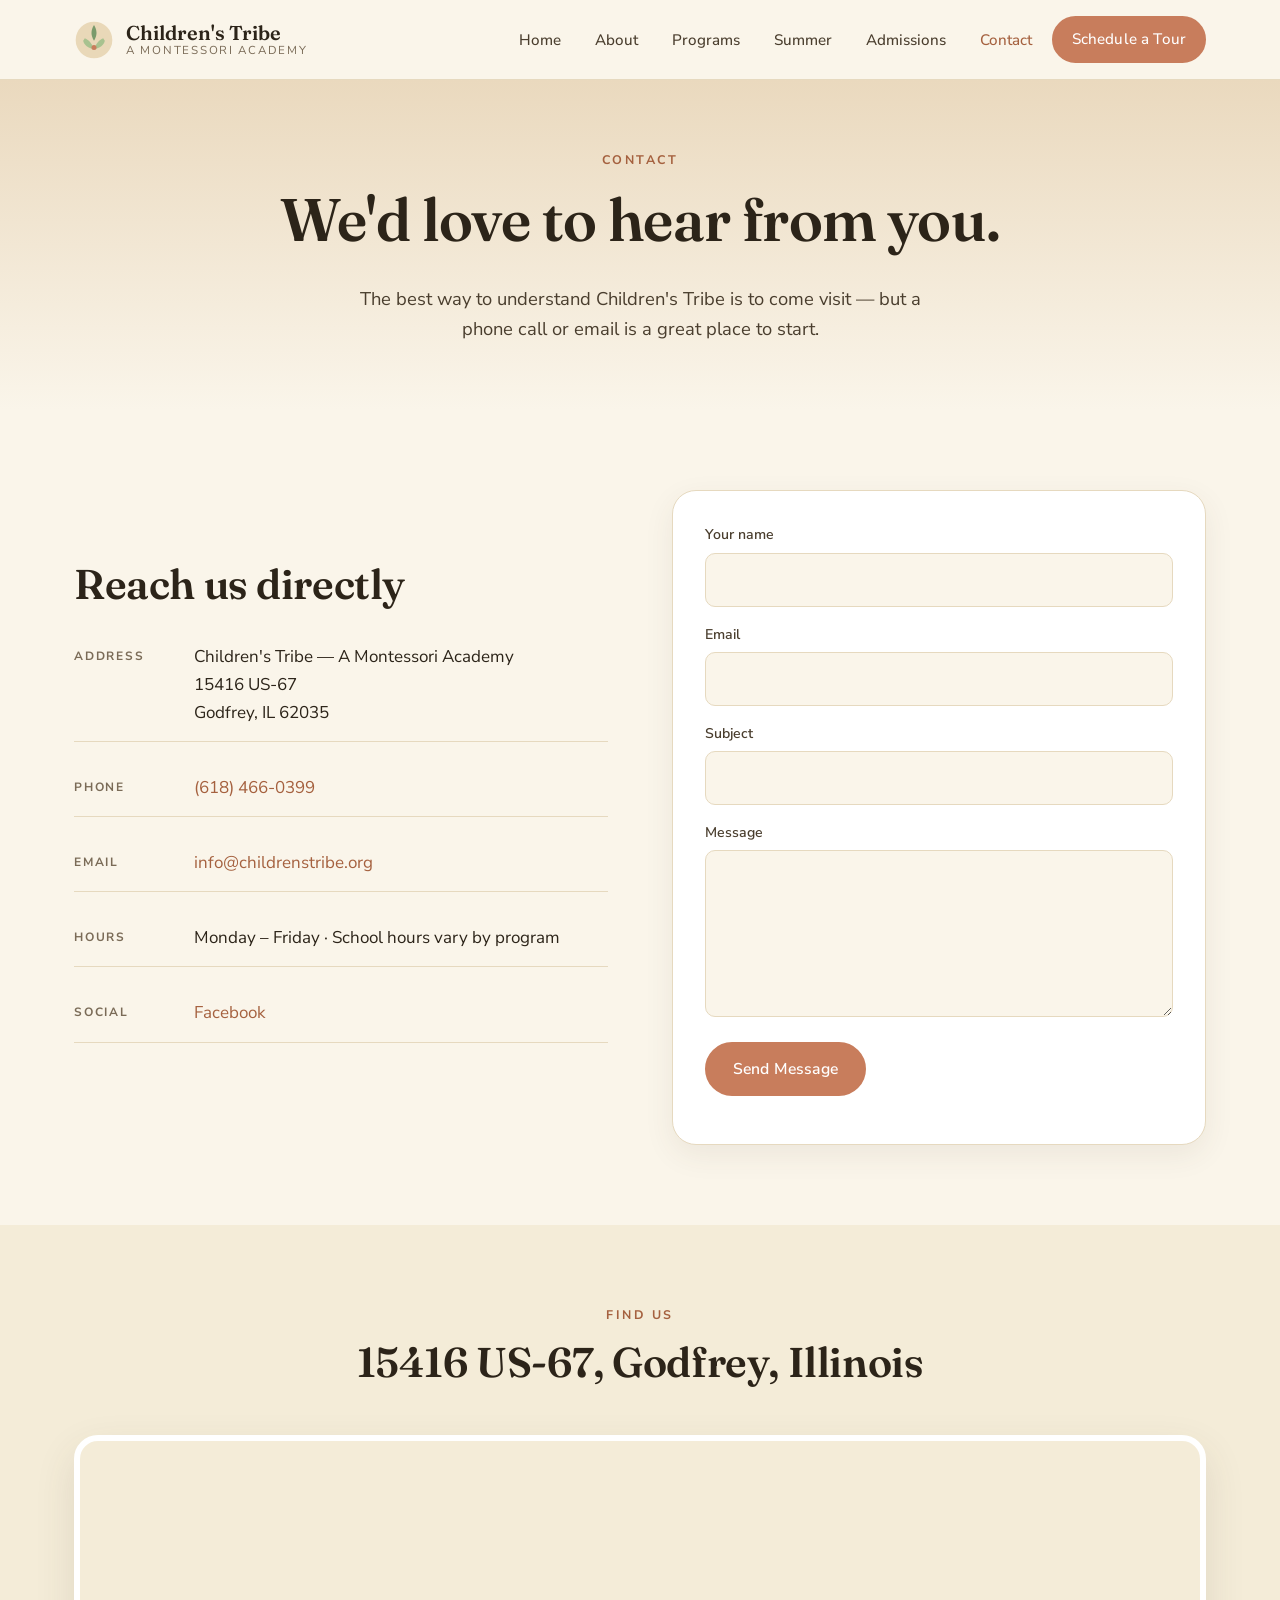
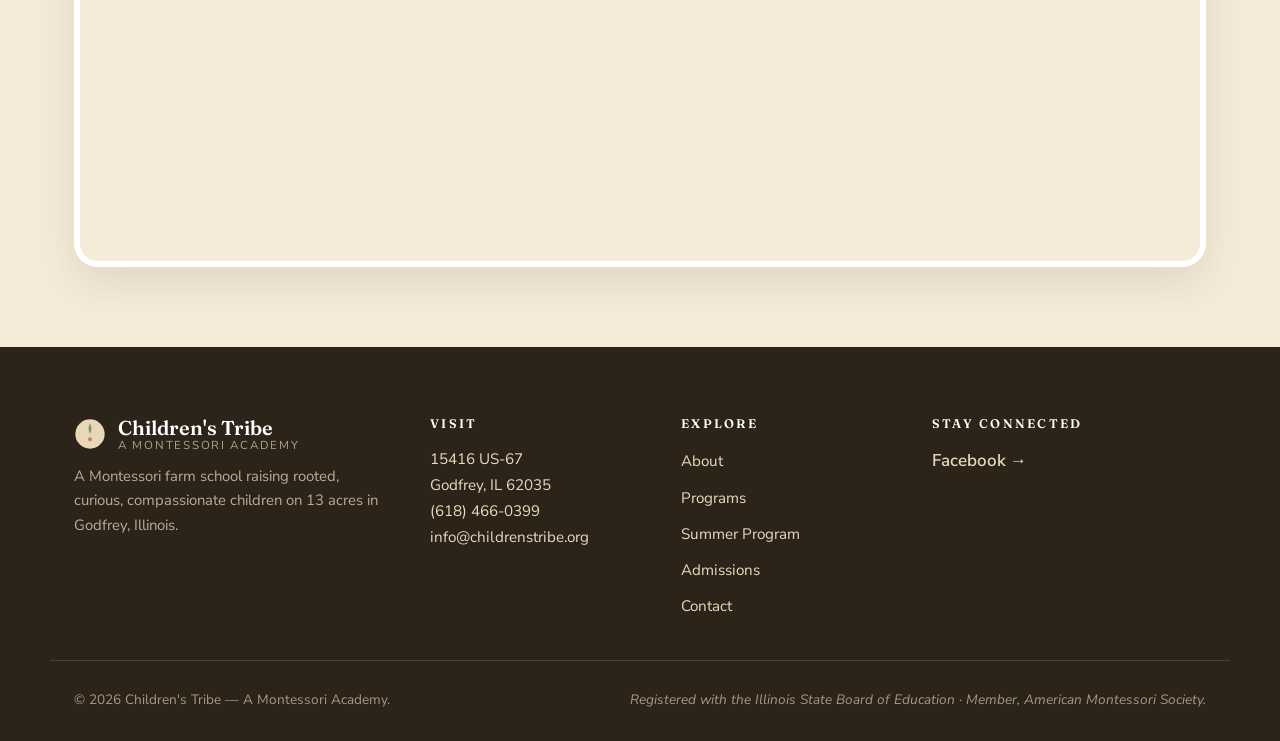
<file: contact.html>
<!DOCTYPE html>
<html lang="en">
<head>
  <meta charset="UTF-8" />
  <meta name="viewport" content="width=device-width, initial-scale=1.0" />
  <title>Contact — Children's Tribe Montessori Academy</title>
  <meta name="description" content="Contact Children's Tribe Montessori Academy in Godfrey, Illinois. Phone, email, address, and hours." />
  <link rel="preconnect" href="https://fonts.googleapis.com" />
  <link rel="preconnect" href="https://fonts.gstatic.com" crossorigin />
  <link href="https://fonts.googleapis.com/css2?family=Fraunces:ital,wght@0,400;0,500;0,600;0,700;1,400&family=Nunito+Sans:wght@300;400;500;600;700&display=swap" rel="stylesheet" />
  <link rel="stylesheet" href="assets/css/styles.css?v=4" />
  <link rel="icon" type="image/svg+xml" href="assets/img/favicon.svg" />
</head>
<body>
  <a class="skip-link" href="#main">Skip to content</a>

  <header class="site-header">
    <div class="container nav-wrap">
      <a class="brand" href="index.html"><span class="brand-mark" aria-hidden="true"><svg viewBox="0 0 48 48" width="40" height="40"><circle cx="24" cy="24" r="22" fill="#E9D8B8"/><path d="M24 6c-4 7-4 12 0 19 4-7 4-12 0-19z" fill="#7A9A6B"/><path d="M13 22c5 2 9 7 11 13-7-1-12-5-13-10l2-3z" fill="#A8C28F"/><path d="M35 22c-5 2-9 7-11 13 7-1 12-5 13-10l-2-3z" fill="#A8C28F"/><circle cx="24" cy="33" r="3" fill="#C87D5C"/></svg></span><span class="brand-text"><span class="brand-name">Children's Tribe</span><span class="brand-sub">A Montessori Academy</span></span></a>
      <button class="nav-toggle" aria-expanded="false" aria-controls="primary-nav"><span class="sr-only">Menu</span><span class="bars" aria-hidden="true"></span></button>
      <nav class="primary-nav" id="primary-nav" aria-label="Primary">
        <ul>
          <li><a href="index.html">Home</a></li>
          <li><a href="about.html">About</a></li>
          <li><a href="programs.html">Programs</a></li>
          <li><a href="summer.html">Summer</a></li>
          <li><a href="admissions.html">Admissions</a></li>
          <li><a href="contact.html" class="active">Contact</a></li>
          <li><a href="admissions.html#tour" class="btn btn-primary btn-sm">Schedule a Tour</a></li>
        </ul>
      </nav>
    </div>
  </header>

  <main id="main">
    <section class="page-hero">
      <div class="container">
        <p class="eyebrow">Contact</p>
        <h1 class="display">We'd love to hear from you.</h1>
        <p class="lead">The best way to understand Children's Tribe is to come visit — but a phone call or email is a great place to start.</p>
      </div>
    </section>

    <section class="section">
      <div class="container grid-2">
        <div>
          <h2>Reach us directly</h2>
          <ul class="contact-list">
            <li><span class="contact-label">Address</span><address>Children's Tribe — A Montessori Academy<br/>15416 US-67<br/>Godfrey, IL 62035</address></li>
            <li><span class="contact-label">Phone</span><a href="tel:+16184660399">(618) 466-0399</a></li>
            <li><span class="contact-label">Email</span><a href="mailto:info@childrenstribe.org">info@childrenstribe.org</a></li>
            <li><span class="contact-label">Hours</span>Monday – Friday · School hours vary by program</li>
            <li><span class="contact-label">Social</span><a href="https://www.facebook.com/montessorifarmschool/" rel="noopener">Facebook</a></li>
          </ul>
        </div>
        <!-- Google Forms wiring: replace FORM_ID and each entry.XXXXX — see README -->
        <form class="tour-form"
              action="https://docs.google.com/forms/d/e/REPLACE_WITH_CONTACT_FORM_ID/formResponse"
              method="POST"
              target="ct-hidden-iframe"
              data-thank-you="Thank you — we'll get back to you soon.">
          <div class="field"><label for="name">Your name</label><input id="name" name="entry.REPLACE_NAME" required /></div>
          <div class="field"><label for="email3">Email</label><input id="email3" type="email" name="entry.REPLACE_EMAIL" required /></div>
          <div class="field"><label for="subject">Subject</label><input id="subject" name="entry.REPLACE_SUBJECT" /></div>
          <div class="field"><label for="msg">Message</label><textarea id="msg" name="entry.REPLACE_MESSAGE" rows="5" required></textarea></div>
          <button type="submit" class="btn btn-primary">Send Message</button>
          <p class="form-msg" aria-live="polite"></p>
        </form>
        <iframe name="ct-hidden-iframe" style="display:none;" title="Form submission" tabindex="-1" aria-hidden="true"></iframe>
      </div>
    </section>

    <section class="section section-soft">
      <div class="container">
        <div class="section-head"><p class="eyebrow">Find Us</p><h2>15416 US-67, Godfrey, Illinois</h2></div>
        <div class="map-wrap">
          <iframe
            title="Map of Children's Tribe Montessori Academy"
            src="https://www.google.com/maps?q=15416+US-67,+Godfrey,+IL+62035&output=embed"
            loading="lazy"
            referrerpolicy="no-referrer-when-downgrade"
            allowfullscreen></iframe>
        </div>
      </div>
    </section>
  </main>

  <footer class="site-footer">
    <div class="container footer-grid">
      <div><div class="brand brand-footer"><span class="brand-mark" aria-hidden="true"><svg viewBox="0 0 48 48" width="32" height="32"><circle cx="24" cy="24" r="22" fill="#E9D8B8"/><path d="M24 8c-3 6-3 10 0 16 3-6 3-10 0-16z" fill="#7A9A6B"/><circle cx="24" cy="32" r="3" fill="#C87D5C"/></svg></span><span class="brand-text"><span class="brand-name">Children's Tribe</span><span class="brand-sub">A Montessori Academy</span></span></div><p class="footer-blurb">A Montessori farm school raising rooted, curious, compassionate children on 13 acres in Godfrey, Illinois.</p></div>
      <div><h4>Visit</h4><address>15416 US-67<br/>Godfrey, IL 62035<br/><a href="tel:+16184660399">(618) 466-0399</a><br/><a href="mailto:info@childrenstribe.org">info@childrenstribe.org</a></address></div>
      <div><h4>Explore</h4><ul class="footer-links"><li><a href="about.html">About</a></li><li><a href="programs.html">Programs</a></li><li><a href="summer.html">Summer Program</a></li><li><a href="admissions.html">Admissions</a></li><li><a href="contact.html">Contact</a></li></ul></div>
      <div><h4>Stay connected</h4><p class="footer-social"><a href="https://www.facebook.com/montessorifarmschool/" rel="noopener">Facebook →</a></p></div>
    </div>
    <div class="container footer-base"><p>© <span id="year"></span> Children's Tribe — A Montessori Academy.</p><p class="quiet">Registered with the Illinois State Board of Education · Member, American Montessori Society.</p></div>
  </footer>
  <script src="assets/js/main.js?v=4"></script>
</body>
</html>
</file>
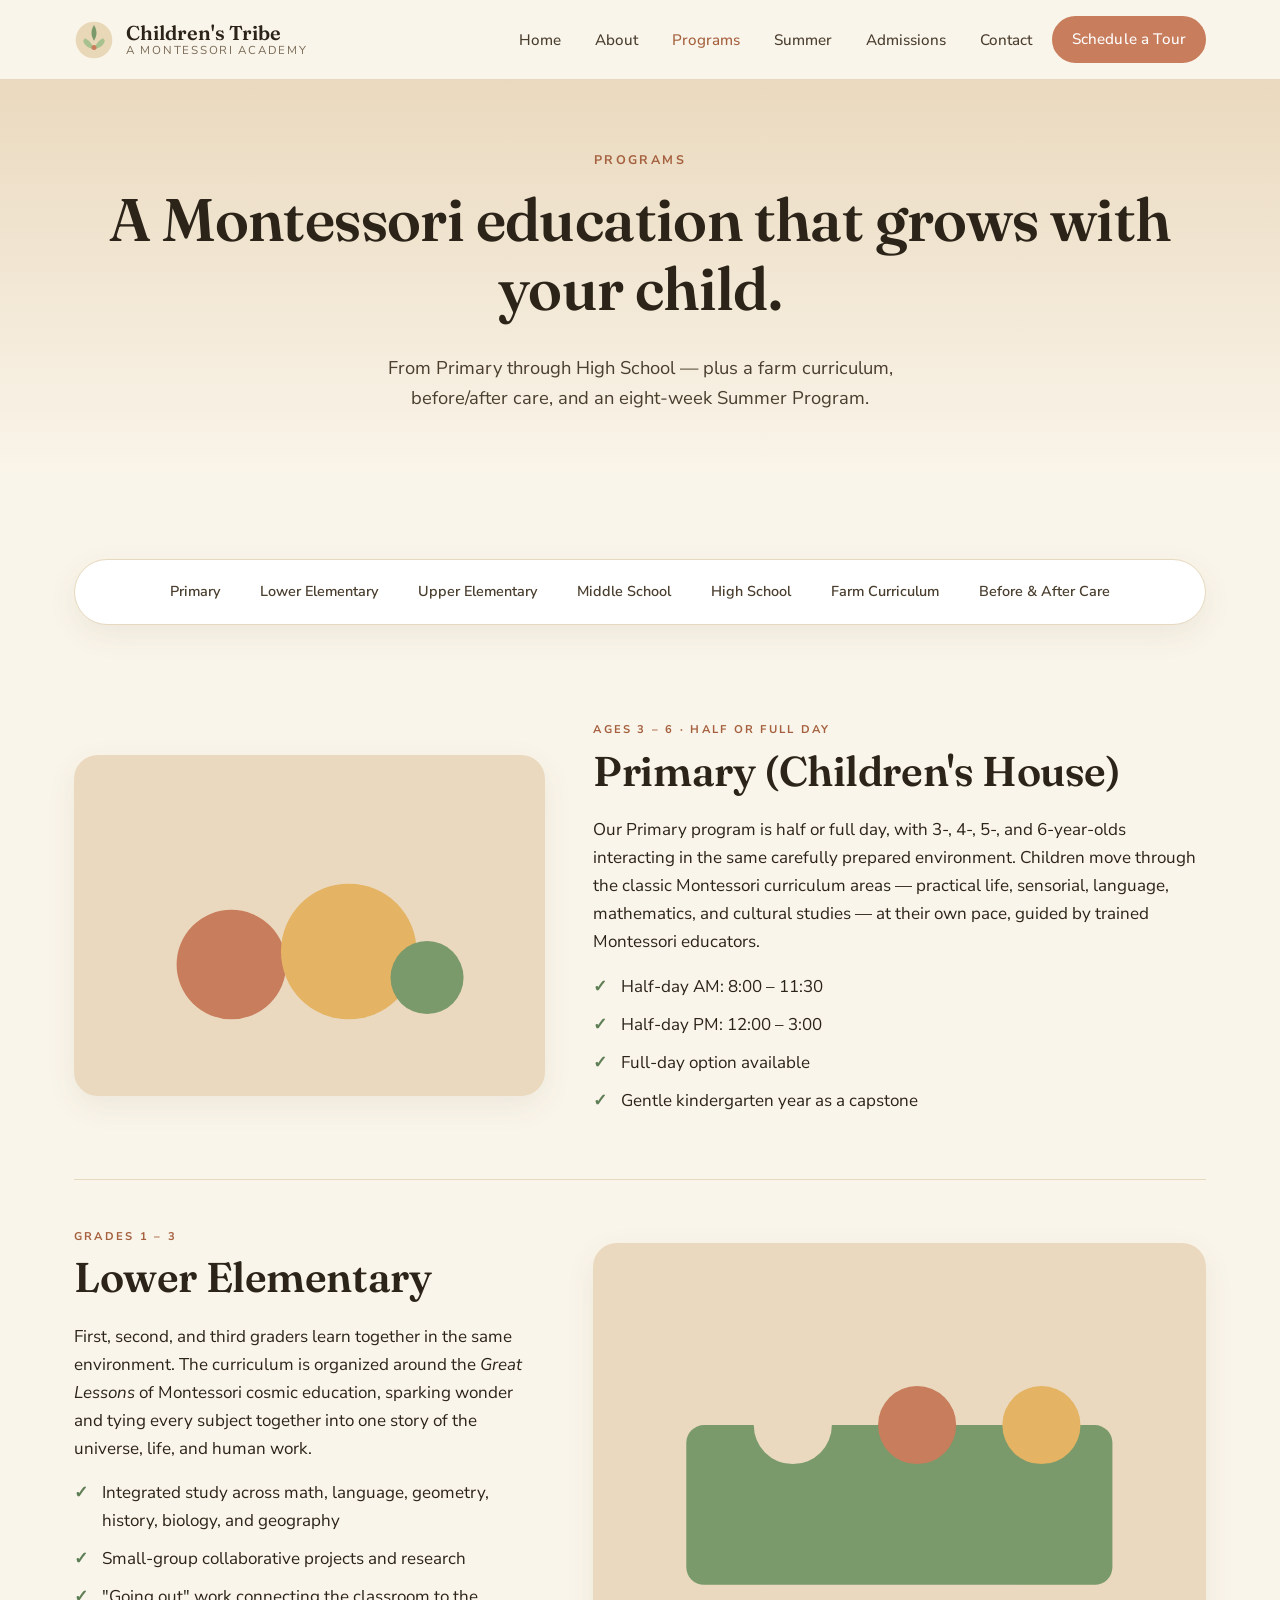
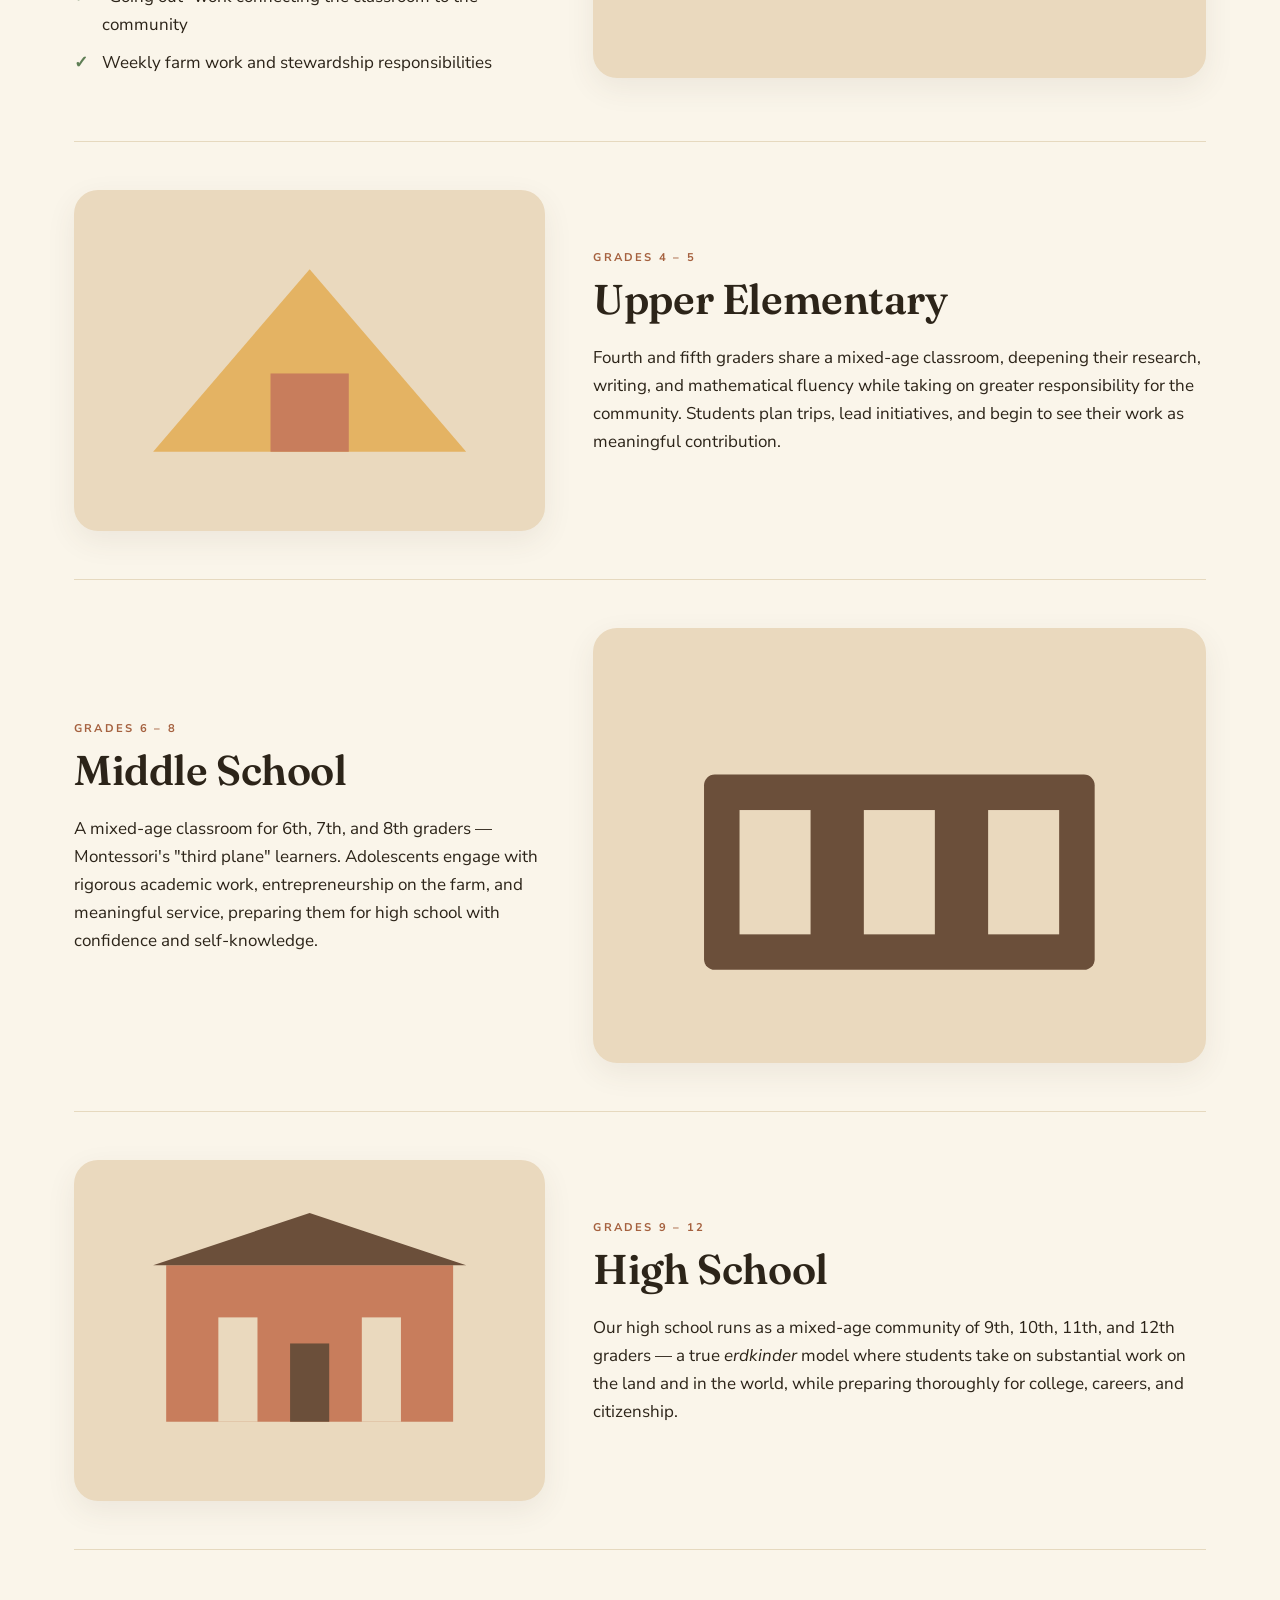
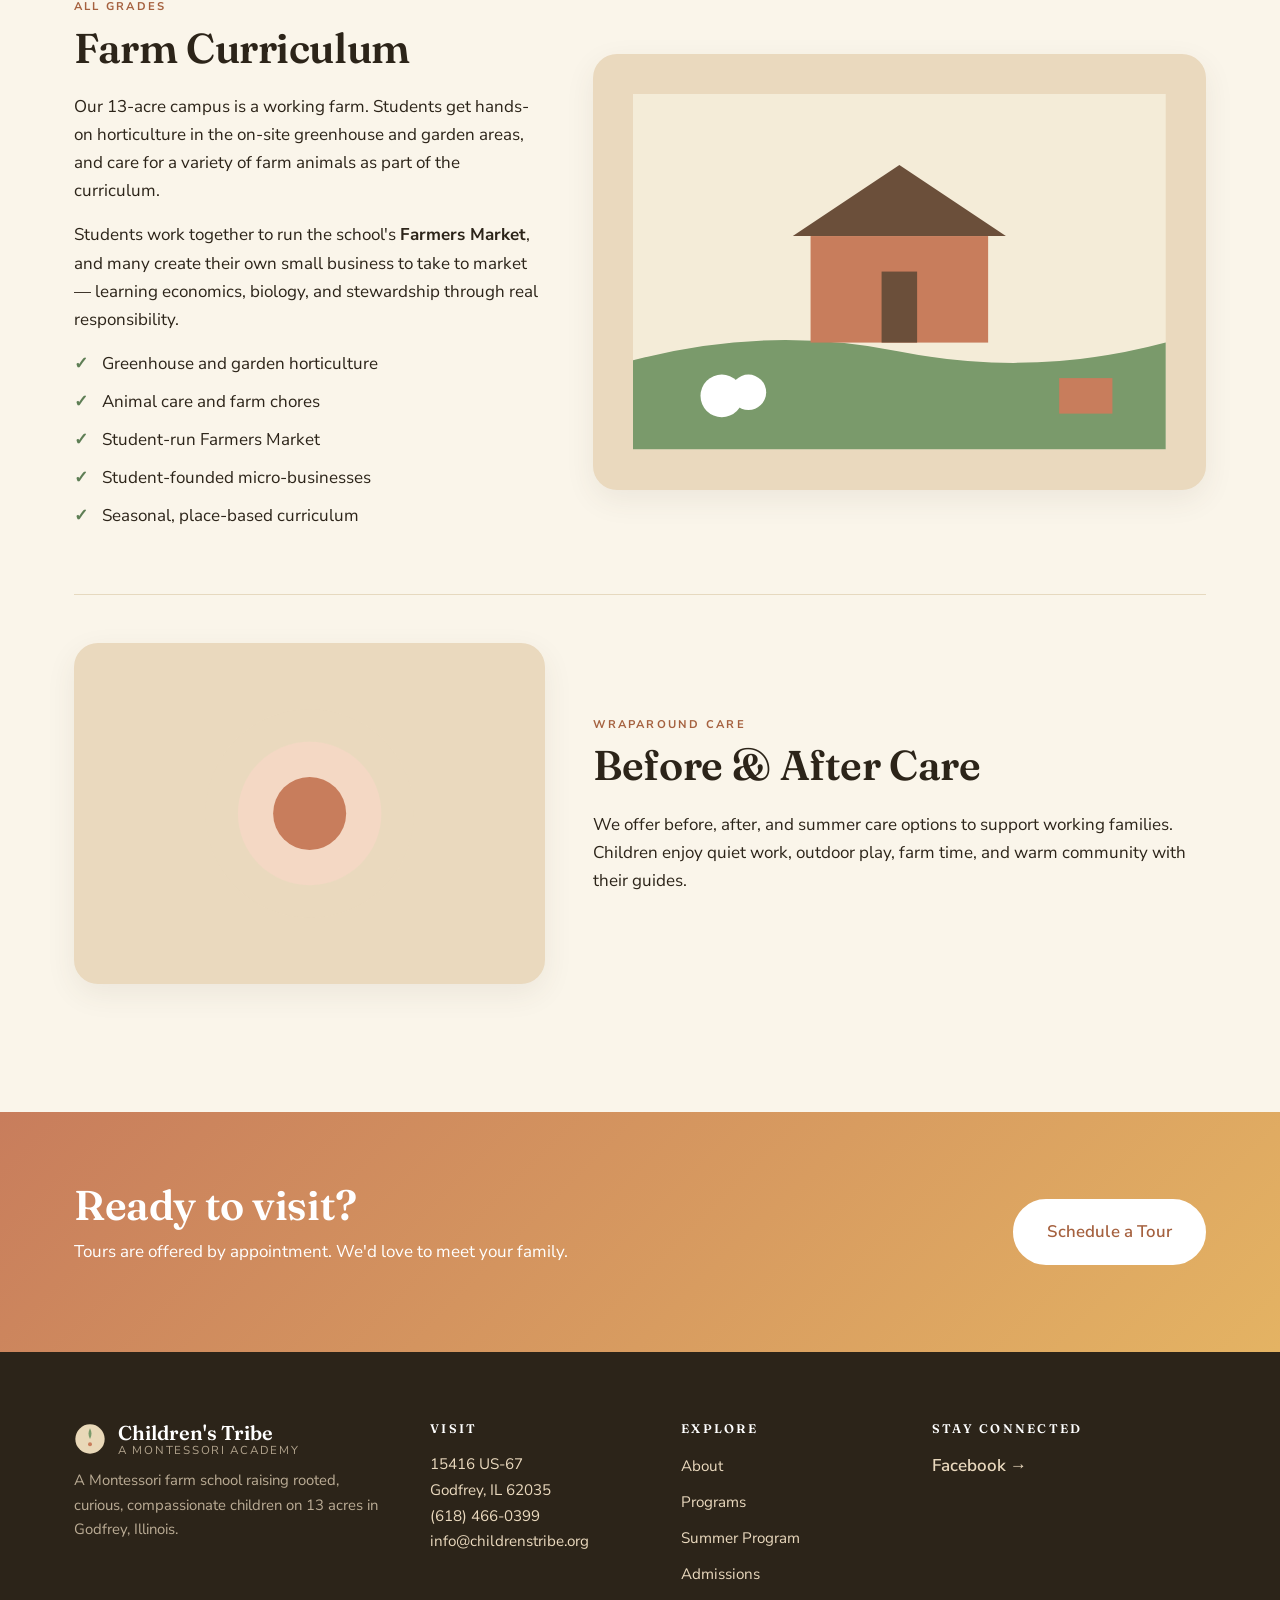
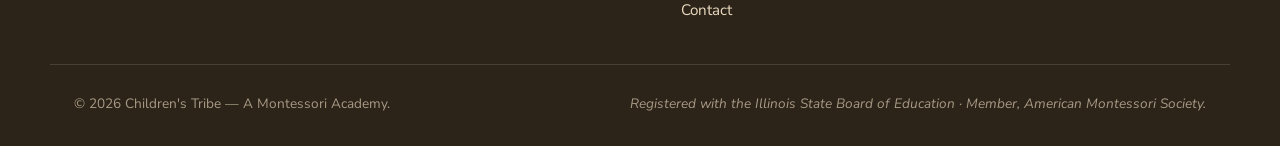
<file: programs.html>
<!DOCTYPE html>
<html lang="en">
<head>
  <meta charset="UTF-8" />
  <meta name="viewport" content="width=device-width, initial-scale=1.0" />
  <title>Programs — Children's Tribe Montessori Academy</title>
  <meta name="description" content="Primary, Elementary, Middle School, and High School Montessori programs — plus our farm curriculum and student-run Farmers Market." />
  <link rel="preconnect" href="https://fonts.googleapis.com" />
  <link rel="preconnect" href="https://fonts.gstatic.com" crossorigin />
  <link href="https://fonts.googleapis.com/css2?family=Fraunces:ital,wght@0,400;0,500;0,600;0,700;1,400&family=Nunito+Sans:wght@300;400;500;600;700&display=swap" rel="stylesheet" />
  <link rel="stylesheet" href="assets/css/styles.css?v=4" />
  <link rel="icon" type="image/svg+xml" href="assets/img/favicon.svg" />
</head>
<body>
  <a class="skip-link" href="#main">Skip to content</a>

  <header class="site-header">
    <div class="container nav-wrap">
      <a class="brand" href="index.html"><span class="brand-mark" aria-hidden="true"><svg viewBox="0 0 48 48" width="40" height="40"><circle cx="24" cy="24" r="22" fill="#E9D8B8"/><path d="M24 6c-4 7-4 12 0 19 4-7 4-12 0-19z" fill="#7A9A6B"/><path d="M13 22c5 2 9 7 11 13-7-1-12-5-13-10l2-3z" fill="#A8C28F"/><path d="M35 22c-5 2-9 7-11 13 7-1 12-5 13-10l-2-3z" fill="#A8C28F"/><circle cx="24" cy="33" r="3" fill="#C87D5C"/></svg></span><span class="brand-text"><span class="brand-name">Children's Tribe</span><span class="brand-sub">A Montessori Academy</span></span></a>
      <button class="nav-toggle" aria-expanded="false" aria-controls="primary-nav"><span class="sr-only">Menu</span><span class="bars" aria-hidden="true"></span></button>
      <nav class="primary-nav" id="primary-nav" aria-label="Primary">
        <ul>
          <li><a href="index.html">Home</a></li>
          <li><a href="about.html">About</a></li>
          <li><a href="programs.html" class="active">Programs</a></li>
          <li><a href="summer.html">Summer</a></li>
          <li><a href="admissions.html">Admissions</a></li>
          <li><a href="contact.html">Contact</a></li>
          <li><a href="admissions.html#tour" class="btn btn-primary btn-sm">Schedule a Tour</a></li>
        </ul>
      </nav>
    </div>
  </header>

  <main id="main">
    <section class="page-hero">
      <div class="container">
        <p class="eyebrow">Programs</p>
        <h1 class="display">A Montessori education that grows with your child.</h1>
        <p class="lead">From Primary through High School — plus a farm curriculum, before/after care, and an eight-week Summer Program.</p>
      </div>
    </section>

    <section class="section">
      <div class="container">
        <nav class="program-tabs" aria-label="Programs">
          <a href="#primary">Primary</a>
          <a href="#lower-el">Lower Elementary</a>
          <a href="#upper-el">Upper Elementary</a>
          <a href="#middle">Middle School</a>
          <a href="#high-school">High School</a>
          <a href="#farm">Farm Curriculum</a>
          <a href="#care">Before &amp; After Care</a>
        </nav>

        <article id="primary" class="program-detail">
          <div class="program-detail-art" aria-hidden="true"><svg viewBox="0 0 300 200"><circle cx="90" cy="130" r="42" fill="#C87D5C"/><circle cx="180" cy="120" r="52" fill="#E4B363"/><circle cx="240" cy="140" r="28" fill="#7A9A6B"/></svg></div>
          <div>
            <p class="eyebrow eyebrow-sm">Ages 3 – 6 · Half or full day</p>
            <h2>Primary (Children's House)</h2>
            <p>Our Primary program is half or full day, with 3-, 4-, 5-, and 6-year-olds interacting in the same carefully prepared environment. Children move through the classic Montessori curriculum areas — practical life, sensorial, language, mathematics, and cultural studies — at their own pace, guided by trained Montessori educators.</p>
            <ul class="check-list">
              <li>Half-day AM: 8:00 – 11:30</li>
              <li>Half-day PM: 12:00 – 3:00</li>
              <li>Full-day option available</li>
              <li>Gentle kindergarten year as a capstone</li>
            </ul>
          </div>
        </article>

        <article id="lower-el" class="program-detail reverse">
          <div class="program-detail-art" aria-hidden="true"><svg viewBox="0 0 300 200"><rect x="30" y="80" width="240" height="90" rx="10" fill="#7A9A6B"/><circle cx="90" cy="80" r="22" fill="#EAD9BE"/><circle cx="160" cy="80" r="22" fill="#C87D5C"/><circle cx="230" cy="80" r="22" fill="#E4B363"/></svg></div>
          <div>
            <p class="eyebrow eyebrow-sm">Grades 1 – 3</p>
            <h2>Lower Elementary</h2>
            <p>First, second, and third graders learn together in the same environment. The curriculum is organized around the <em>Great Lessons</em> of Montessori cosmic education, sparking wonder and tying every subject together into one story of the universe, life, and human work.</p>
            <ul class="check-list">
              <li>Integrated study across math, language, geometry, history, biology, and geography</li>
              <li>Small-group collaborative projects and research</li>
              <li>"Going out" work connecting the classroom to the community</li>
              <li>Weekly farm work and stewardship responsibilities</li>
            </ul>
          </div>
        </article>

        <article id="upper-el" class="program-detail">
          <div class="program-detail-art" aria-hidden="true"><svg viewBox="0 0 300 200"><path d="M30 170 L150 30 L270 170 Z" fill="#E4B363"/><rect x="120" y="110" width="60" height="60" fill="#C87D5C"/></svg></div>
          <div>
            <p class="eyebrow eyebrow-sm">Grades 4 – 5</p>
            <h2>Upper Elementary</h2>
            <p>Fourth and fifth graders share a mixed-age classroom, deepening their research, writing, and mathematical fluency while taking on greater responsibility for the community. Students plan trips, lead initiatives, and begin to see their work as meaningful contribution.</p>
          </div>
        </article>

        <article id="middle" class="program-detail reverse">
          <div class="program-detail-art" aria-hidden="true"><svg viewBox="0 0 300 200"><rect x="40" y="60" width="220" height="110" rx="6" fill="#6b4f3a"/><rect x="60" y="80" width="40" height="70" fill="#EAD9BE"/><rect x="130" y="80" width="40" height="70" fill="#EAD9BE"/><rect x="200" y="80" width="40" height="70" fill="#EAD9BE"/></svg></div>
          <div>
            <p class="eyebrow eyebrow-sm">Grades 6 – 8</p>
            <h2>Middle School</h2>
            <p>A mixed-age classroom for 6th, 7th, and 8th graders — Montessori's "third plane" learners. Adolescents engage with rigorous academic work, entrepreneurship on the farm, and meaningful service, preparing them for high school with confidence and self-knowledge.</p>
          </div>
        </article>

        <article id="high-school" class="program-detail">
          <div class="program-detail-art" aria-hidden="true"><svg viewBox="0 0 300 200"><rect x="40" y="50" width="220" height="120" fill="#C87D5C"/><path d="M30 50 L150 10 L270 50 Z" fill="#6b4f3a"/><rect x="80" y="90" width="30" height="80" fill="#EAD9BE"/><rect x="190" y="90" width="30" height="80" fill="#EAD9BE"/><rect x="135" y="110" width="30" height="60" fill="#6b4f3a"/></svg></div>
          <div>
            <p class="eyebrow eyebrow-sm">Grades 9 – 12</p>
            <h2>High School</h2>
            <p>Our high school runs as a mixed-age community of 9th, 10th, 11th, and 12th graders — a true <em>erdkinder</em> model where students take on substantial work on the land and in the world, while preparing thoroughly for college, careers, and citizenship.</p>
          </div>
        </article>

        <article id="farm" class="program-detail reverse">
          <div class="program-detail-art" aria-hidden="true">
            <svg viewBox="0 0 300 200">
              <rect width="300" height="200" fill="#F4ECD8"/>
              <path d="M0 150 Q75 130 150 145 T300 140 L300 200 L0 200 Z" fill="#7A9A6B"/>
              <rect x="100" y="80" width="100" height="60" fill="#C87D5C"/>
              <path d="M90 80 L150 40 L210 80 Z" fill="#6b4f3a"/>
              <rect x="140" y="100" width="20" height="40" fill="#6b4f3a"/>
              <circle cx="50" cy="170" r="12" fill="#fff"/><circle cx="65" cy="168" r="10" fill="#fff"/>
              <rect x="240" y="160" width="30" height="20" fill="#C87D5C"/>
            </svg>
          </div>
          <div>
            <p class="eyebrow eyebrow-sm">All grades</p>
            <h2>Farm Curriculum</h2>
            <p>Our 13-acre campus is a working farm. Students get hands-on horticulture in the on-site greenhouse and garden areas, and care for a variety of farm animals as part of the curriculum.</p>
            <p>Students work together to run the school's <strong>Farmers Market</strong>, and many create their own small business to take to market — learning economics, biology, and stewardship through real responsibility.</p>
            <ul class="check-list">
              <li>Greenhouse and garden horticulture</li>
              <li>Animal care and farm chores</li>
              <li>Student-run Farmers Market</li>
              <li>Student-founded micro-businesses</li>
              <li>Seasonal, place-based curriculum</li>
            </ul>
          </div>
        </article>

        <article id="care" class="program-detail">
          <div class="program-detail-art" aria-hidden="true"><svg viewBox="0 0 300 200"><circle cx="150" cy="100" r="80" fill="#EAD9BE"/><circle cx="150" cy="100" r="55" fill="#F4D8C4"/><circle cx="150" cy="100" r="28" fill="#C87D5C"/></svg></div>
          <div>
            <p class="eyebrow eyebrow-sm">Wraparound care</p>
            <h2>Before &amp; After Care</h2>
            <p>We offer before, after, and summer care options to support working families. Children enjoy quiet work, outdoor play, farm time, and warm community with their guides.</p>
          </div>
        </article>
      </div>
    </section>

    <section class="section cta-section">
      <div class="container cta-inner">
        <div><h2>Ready to visit?</h2><p>Tours are offered by appointment. We'd love to meet your family.</p></div>
        <a href="admissions.html#tour" class="btn btn-primary btn-lg">Schedule a Tour</a>
      </div>
    </section>
  </main>

  <footer class="site-footer">
    <div class="container footer-grid">
      <div><div class="brand brand-footer"><span class="brand-mark" aria-hidden="true"><svg viewBox="0 0 48 48" width="32" height="32"><circle cx="24" cy="24" r="22" fill="#E9D8B8"/><path d="M24 8c-3 6-3 10 0 16 3-6 3-10 0-16z" fill="#7A9A6B"/><circle cx="24" cy="32" r="3" fill="#C87D5C"/></svg></span><span class="brand-text"><span class="brand-name">Children's Tribe</span><span class="brand-sub">A Montessori Academy</span></span></div><p class="footer-blurb">A Montessori farm school raising rooted, curious, compassionate children on 13 acres in Godfrey, Illinois.</p></div>
      <div><h4>Visit</h4><address>15416 US-67<br/>Godfrey, IL 62035<br/><a href="tel:+16184660399">(618) 466-0399</a><br/><a href="mailto:info@childrenstribe.org">info@childrenstribe.org</a></address></div>
      <div><h4>Explore</h4><ul class="footer-links"><li><a href="about.html">About</a></li><li><a href="programs.html">Programs</a></li><li><a href="summer.html">Summer Program</a></li><li><a href="admissions.html">Admissions</a></li><li><a href="contact.html">Contact</a></li></ul></div>
      <div><h4>Stay connected</h4><p class="footer-social"><a href="https://www.facebook.com/montessorifarmschool/" rel="noopener">Facebook →</a></p></div>
    </div>
    <div class="container footer-base"><p>© <span id="year"></span> Children's Tribe — A Montessori Academy.</p><p class="quiet">Registered with the Illinois State Board of Education · Member, American Montessori Society.</p></div>
  </footer>
  <script src="assets/js/main.js?v=4"></script>
</body>
</html>
</file>
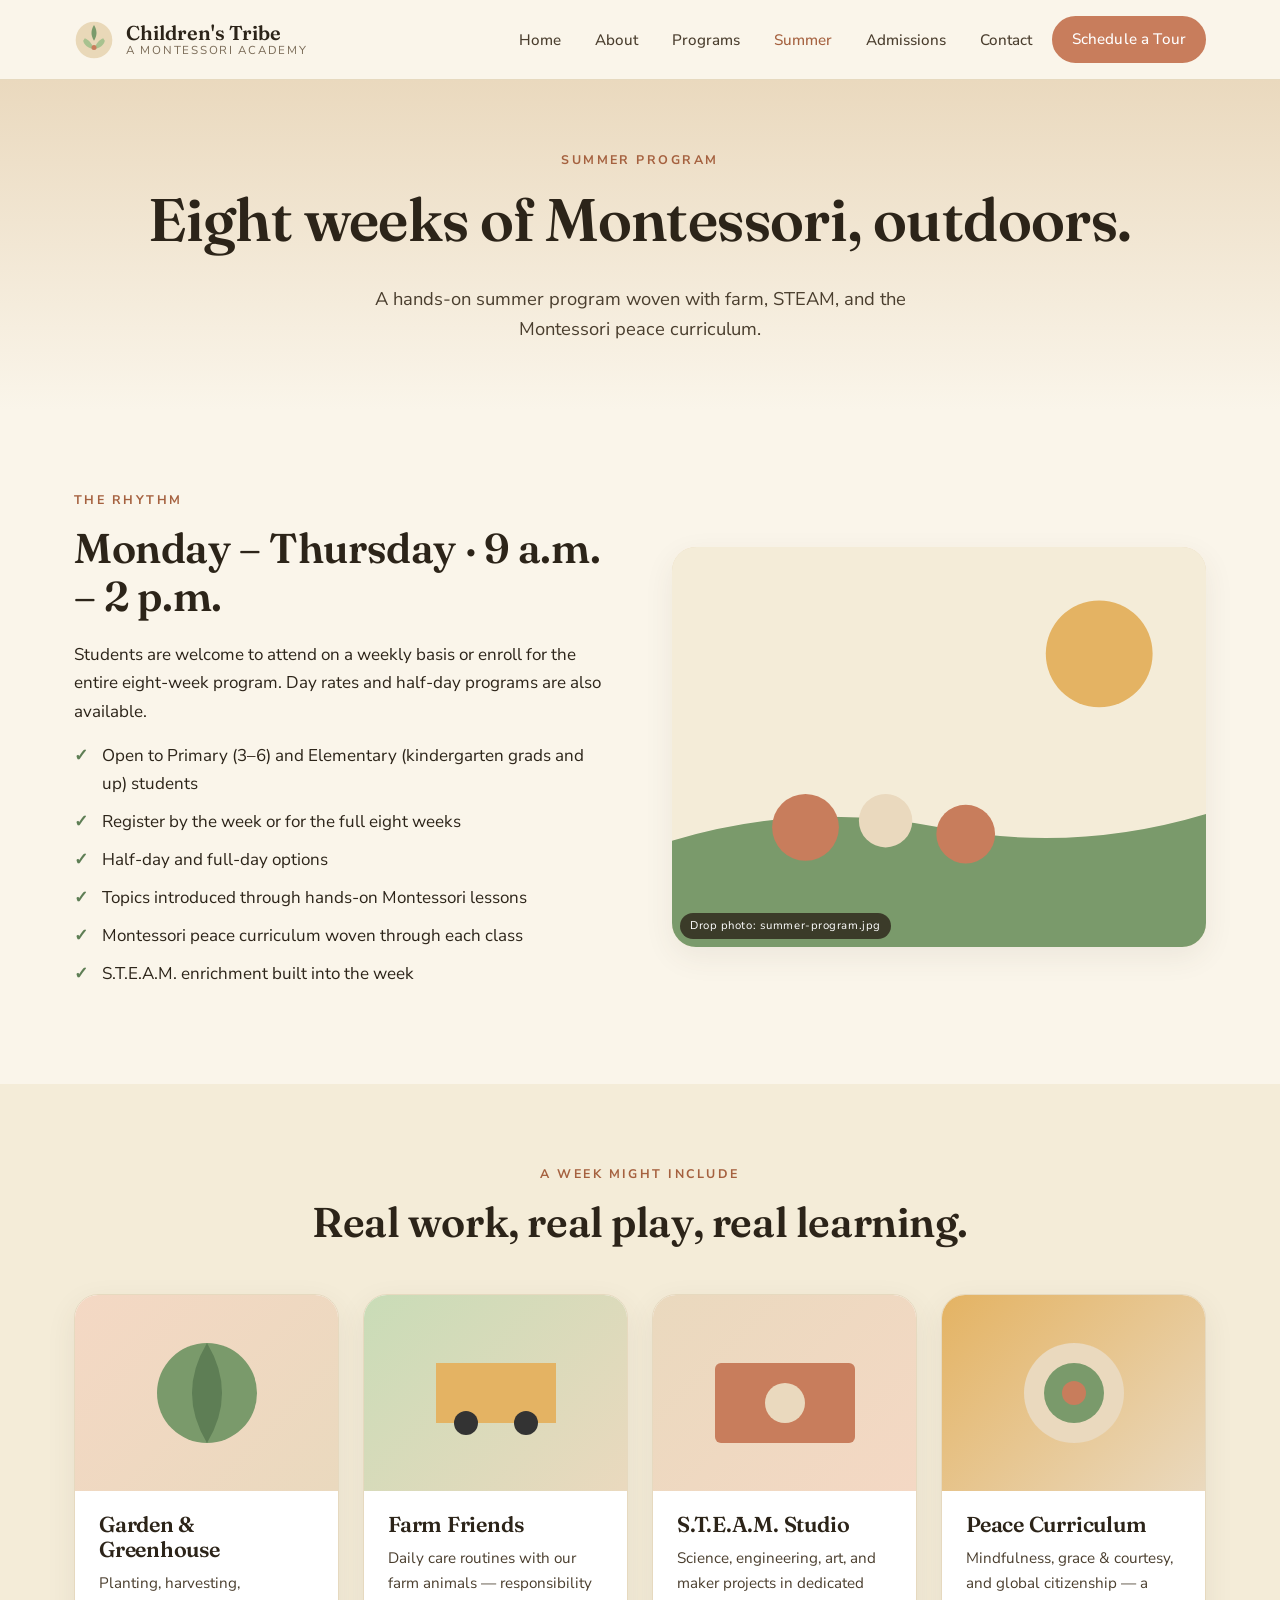
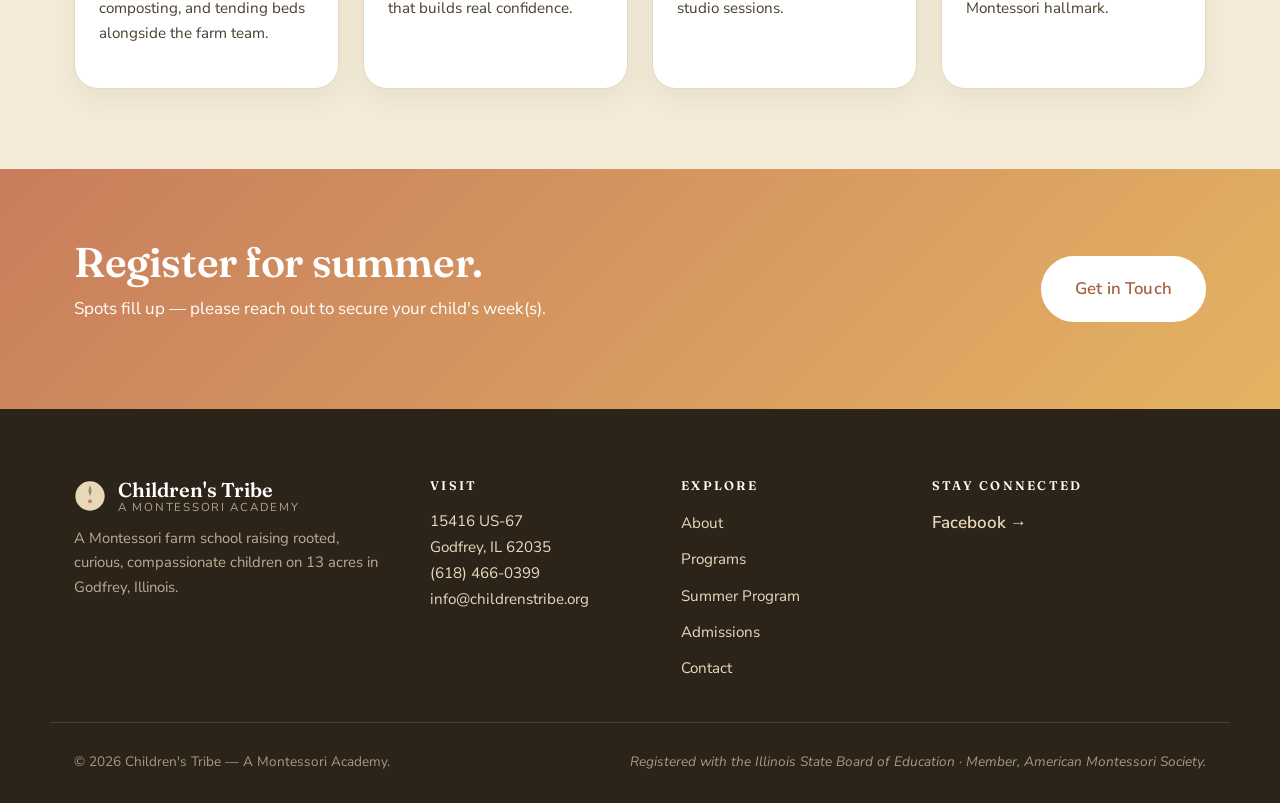
<file: summer.html>
<!DOCTYPE html>
<html lang="en">
<head>
  <meta charset="UTF-8" />
  <meta name="viewport" content="width=device-width, initial-scale=1.0" />
  <title>Summer Program — Children's Tribe Montessori Academy</title>
  <meta name="description" content="An eight-week Montessori summer program with hands-on farm, STEAM, and peace curriculum for Primary and Elementary children." />
  <link rel="preconnect" href="https://fonts.googleapis.com" />
  <link rel="preconnect" href="https://fonts.gstatic.com" crossorigin />
  <link href="https://fonts.googleapis.com/css2?family=Fraunces:ital,wght@0,400;0,500;0,600;0,700;1,400&family=Nunito+Sans:wght@300;400;500;600;700&display=swap" rel="stylesheet" />
  <link rel="stylesheet" href="assets/css/styles.css?v=4" />
  <link rel="icon" type="image/svg+xml" href="assets/img/favicon.svg" />
</head>
<body>
  <a class="skip-link" href="#main">Skip to content</a>

  <header class="site-header">
    <div class="container nav-wrap">
      <a class="brand" href="index.html"><span class="brand-mark" aria-hidden="true"><svg viewBox="0 0 48 48" width="40" height="40"><circle cx="24" cy="24" r="22" fill="#E9D8B8"/><path d="M24 6c-4 7-4 12 0 19 4-7 4-12 0-19z" fill="#7A9A6B"/><path d="M13 22c5 2 9 7 11 13-7-1-12-5-13-10l2-3z" fill="#A8C28F"/><path d="M35 22c-5 2-9 7-11 13 7-1 12-5 13-10l-2-3z" fill="#A8C28F"/><circle cx="24" cy="33" r="3" fill="#C87D5C"/></svg></span><span class="brand-text"><span class="brand-name">Children's Tribe</span><span class="brand-sub">A Montessori Academy</span></span></a>
      <button class="nav-toggle" aria-expanded="false" aria-controls="primary-nav"><span class="sr-only">Menu</span><span class="bars" aria-hidden="true"></span></button>
      <nav class="primary-nav" id="primary-nav" aria-label="Primary">
        <ul>
          <li><a href="index.html">Home</a></li>
          <li><a href="about.html">About</a></li>
          <li><a href="programs.html">Programs</a></li>
          <li><a href="summer.html" class="active">Summer</a></li>
          <li><a href="admissions.html">Admissions</a></li>
          <li><a href="contact.html">Contact</a></li>
          <li><a href="admissions.html#tour" class="btn btn-primary btn-sm">Schedule a Tour</a></li>
        </ul>
      </nav>
    </div>
  </header>

  <main id="main">
    <section class="page-hero">
      <div class="container">
        <p class="eyebrow">Summer Program</p>
        <h1 class="display">Eight weeks of Montessori, outdoors.</h1>
        <p class="lead">A hands-on summer program woven with farm, STEAM, and the Montessori peace curriculum.</p>
      </div>
    </section>

    <section class="section">
      <div class="container grid-2">
        <div>
          <p class="eyebrow">The Rhythm</p>
          <h2>Monday – Thursday · 9 a.m. – 2 p.m.</h2>
          <p>Students are welcome to attend on a weekly basis or enroll for the entire eight-week program. Day rates and half-day programs are also available.</p>
          <ul class="check-list">
            <li>Open to Primary (3–6) and Elementary (kindergarten grads and up) students</li>
            <li>Register by the week or for the full eight weeks</li>
            <li>Half-day and full-day options</li>
            <li>Topics introduced through hands-on Montessori lessons</li>
            <li>Montessori peace curriculum woven through each class</li>
            <li>S.T.E.A.M. enrichment built into the week</li>
          </ul>
        </div>
        <div class="image-slot image-slot-a" aria-label="Photo of summer program activities">
          <svg viewBox="0 0 400 300" aria-hidden="true">
            <rect width="400" height="300" fill="#F4ECD8"/>
            <circle cx="320" cy="80" r="40" fill="#E4B363"/>
            <path d="M0 220 Q100 190 200 210 T400 200 L400 300 L0 300 Z" fill="#7A9A6B"/>
            <circle cx="100" cy="210" r="25" fill="#C87D5C"/><circle cx="160" cy="205" r="20" fill="#EAD9BE"/><circle cx="220" cy="215" r="22" fill="#C87D5C"/>
          </svg>
          <p class="image-slot-caption">Drop photo: summer-program.jpg</p>
        </div>
      </div>
    </section>

    <section class="section section-soft">
      <div class="container">
        <div class="section-head">
          <p class="eyebrow">A week might include</p>
          <h2>Real work, real play, real learning.</h2>
        </div>
        <div class="program-grid">
          <article class="program-card"><div class="program-art program-art-1" aria-hidden="true"><svg viewBox="0 0 200 140"><circle cx="100" cy="70" r="50" fill="#7A9A6B"/><path d="M100 20 Q130 70 100 120 Q70 70 100 20" fill="#5E7E55"/></svg></div><div class="program-body"><h3>Garden &amp; Greenhouse</h3><p>Planting, harvesting, composting, and tending beds alongside the farm team.</p></div></article>
          <article class="program-card"><div class="program-art program-art-2" aria-hidden="true"><svg viewBox="0 0 200 140"><rect x="40" y="40" width="120" height="60" fill="#E4B363"/><circle cx="70" cy="100" r="12" fill="#333"/><circle cx="130" cy="100" r="12" fill="#333"/></svg></div><div class="program-body"><h3>Farm Friends</h3><p>Daily care routines with our farm animals — responsibility that builds real confidence.</p></div></article>
          <article class="program-card"><div class="program-art program-art-3" aria-hidden="true"><svg viewBox="0 0 200 140"><rect x="30" y="40" width="140" height="80" rx="6" fill="#C87D5C"/><circle cx="100" cy="80" r="20" fill="#EAD9BE"/></svg></div><div class="program-body"><h3>S.T.E.A.M. Studio</h3><p>Science, engineering, art, and maker projects in dedicated studio sessions.</p></div></article>
          <article class="program-card"><div class="program-art program-art-4" aria-hidden="true"><svg viewBox="0 0 200 140"><circle cx="100" cy="70" r="50" fill="#EAD9BE"/><circle cx="100" cy="70" r="30" fill="#7A9A6B"/><circle cx="100" cy="70" r="12" fill="#C87D5C"/></svg></div><div class="program-body"><h3>Peace Curriculum</h3><p>Mindfulness, grace &amp; courtesy, and global citizenship — a Montessori hallmark.</p></div></article>
        </div>
      </div>
    </section>

    <section class="section cta-section">
      <div class="container cta-inner">
        <div><h2>Register for summer.</h2><p>Spots fill up — please reach out to secure your child's week(s).</p></div>
        <a href="contact.html" class="btn btn-primary btn-lg">Get in Touch</a>
      </div>
    </section>
  </main>

  <footer class="site-footer">
    <div class="container footer-grid">
      <div><div class="brand brand-footer"><span class="brand-mark" aria-hidden="true"><svg viewBox="0 0 48 48" width="32" height="32"><circle cx="24" cy="24" r="22" fill="#E9D8B8"/><path d="M24 8c-3 6-3 10 0 16 3-6 3-10 0-16z" fill="#7A9A6B"/><circle cx="24" cy="32" r="3" fill="#C87D5C"/></svg></span><span class="brand-text"><span class="brand-name">Children's Tribe</span><span class="brand-sub">A Montessori Academy</span></span></div><p class="footer-blurb">A Montessori farm school raising rooted, curious, compassionate children on 13 acres in Godfrey, Illinois.</p></div>
      <div><h4>Visit</h4><address>15416 US-67<br/>Godfrey, IL 62035<br/><a href="tel:+16184660399">(618) 466-0399</a><br/><a href="mailto:info@childrenstribe.org">info@childrenstribe.org</a></address></div>
      <div><h4>Explore</h4><ul class="footer-links"><li><a href="about.html">About</a></li><li><a href="programs.html">Programs</a></li><li><a href="summer.html">Summer Program</a></li><li><a href="admissions.html">Admissions</a></li><li><a href="contact.html">Contact</a></li></ul></div>
      <div><h4>Stay connected</h4><p class="footer-social"><a href="https://www.facebook.com/montessorifarmschool/" rel="noopener">Facebook →</a></p></div>
    </div>
    <div class="container footer-base"><p>© <span id="year"></span> Children's Tribe — A Montessori Academy.</p><p class="quiet">Registered with the Illinois State Board of Education · Member, American Montessori Society.</p></div>
  </footer>
  <script src="assets/js/main.js?v=4"></script>
</body>
</html>
</file>
<file: assets/css/styles.css>
/* Children's Tribe Montessori Academy — warm, natural design system */

:root {
  --cream: #FAF5EA;
  --sand: #F4ECD8;
  --wheat: #EAD9BE;
  --terracotta: #C87D5C;
  --terracotta-dark: #A5613F;
  --sage: #7A9A6B;
  --sage-light: #A8C28F;
  --sage-dark: #5E7E55;
  --gold: #E4B363;
  --clay: #6B4F3A;
  --ink: #2C2419;
  --ink-soft: #4A3E2E;
  --muted: #7A6B57;
  --line: #E6D9BF;
  --white: #FFFFFF;

  --font-display: 'Fraunces', 'Georgia', serif;
  --font-body: 'Nunito Sans', -apple-system, BlinkMacSystemFont, 'Segoe UI', sans-serif;

  --radius: 14px;
  --radius-lg: 24px;
  --shadow-soft: 0 10px 30px rgba(74, 62, 46, 0.08);
  --shadow-lift: 0 16px 40px rgba(74, 62, 46, 0.12);
  --container: 1180px;
}

* { box-sizing: border-box; }

html { scroll-behavior: smooth; }

body {
  margin: 0;
  font-family: var(--font-body);
  font-size: 17px;
  line-height: 1.65;
  color: var(--ink);
  background: var(--cream);
  -webkit-font-smoothing: antialiased;
  -moz-osx-font-smoothing: grayscale;
}

img, svg { max-width: 100%; height: auto; display: block; }

a { color: var(--terracotta-dark); text-decoration: none; transition: color 0.2s; }
a:hover { color: var(--terracotta); }

h1, h2, h3, h4 { font-family: var(--font-display); color: var(--ink); line-height: 1.15; margin: 0 0 0.5em; font-weight: 600; letter-spacing: -0.01em; }
h1 { font-size: clamp(2.2rem, 5vw, 3.75rem); }
h2 { font-size: clamp(1.8rem, 3.4vw, 2.6rem); }
h3 { font-size: 1.35rem; }
h4 { font-size: 1.05rem; letter-spacing: 0.02em; }

.display em { font-style: italic; color: var(--terracotta); font-weight: 500; }

p { margin: 0 0 1rem; }

.container { max-width: var(--container); margin: 0 auto; padding: 0 24px; }

.sr-only { position: absolute; width: 1px; height: 1px; padding: 0; margin: -1px; overflow: hidden; clip: rect(0,0,0,0); border: 0; }

.skip-link {
  position: absolute; left: -999px; top: 8px; background: var(--ink); color: var(--cream);
  padding: 10px 16px; border-radius: 6px; z-index: 1000;
}
.skip-link:focus { left: 8px; color: var(--cream); }

/* ---------- Buttons ---------- */
.btn {
  display: inline-flex; align-items: center; justify-content: center;
  font-family: var(--font-body); font-weight: 600; font-size: 0.98rem;
  padding: 14px 26px; border-radius: 999px; border: 2px solid transparent;
  cursor: pointer; transition: all 0.2s; text-decoration: none;
  letter-spacing: 0.01em;
}
.btn-primary { background: var(--terracotta); color: #fff; border-color: var(--terracotta); }
.btn-primary:hover { background: var(--terracotta-dark); border-color: var(--terracotta-dark); color: #fff; transform: translateY(-1px); }
.btn-ghost { background: transparent; color: var(--ink); border-color: var(--ink); }
.btn-ghost:hover { background: var(--ink); color: var(--cream); }
.btn-sm { padding: 9px 18px; font-size: 0.88rem; }
.btn-lg { padding: 17px 32px; font-size: 1.05rem; }

.text-link { display: inline-flex; align-items: center; gap: 4px; font-weight: 600; color: var(--terracotta-dark); border-bottom: 1px solid currentColor; padding-bottom: 2px; }
.text-link:hover { color: var(--terracotta); }

/* ---------- Header / Nav ---------- */
.site-header {
  position: sticky; top: 0; z-index: 100;
  background: rgba(250, 245, 234, 0.92);
  backdrop-filter: blur(10px);
  -webkit-backdrop-filter: blur(10px);
  border-bottom: 1px solid var(--line);
}
.nav-wrap { display: flex; align-items: center; justify-content: space-between; padding: 16px 24px; gap: 16px; }
.brand { display: flex; align-items: center; gap: 12px; color: var(--ink); }
.brand:hover { color: var(--ink); }
.brand-mark { display: inline-flex; }
.brand-text { display: flex; flex-direction: column; line-height: 1.1; }
.brand-name { font-family: var(--font-display); font-size: 1.25rem; font-weight: 600; color: var(--ink); }
.brand-sub { font-size: 0.72rem; letter-spacing: 0.15em; text-transform: uppercase; color: var(--muted); }

.primary-nav ul { display: flex; align-items: center; gap: 6px; list-style: none; margin: 0; padding: 0; }
.primary-nav a { padding: 8px 14px; font-weight: 500; color: var(--ink-soft); border-radius: 999px; font-size: 0.95rem; }
.primary-nav a:hover { color: var(--ink); background: var(--wheat); }
.primary-nav a.active { color: var(--terracotta-dark); }
.primary-nav a.btn { color: #fff; padding: 9px 18px; }
.primary-nav a.btn:hover { color: #fff; background: var(--terracotta-dark); }

.nav-toggle { display: none; background: none; border: 0; cursor: pointer; padding: 10px; }
.nav-toggle .bars, .nav-toggle .bars::before, .nav-toggle .bars::after { display: block; width: 24px; height: 2px; background: var(--ink); border-radius: 2px; position: relative; transition: transform 0.2s; }
.nav-toggle .bars::before, .nav-toggle .bars::after { content: ''; position: absolute; left: 0; }
.nav-toggle .bars::before { top: -8px; }
.nav-toggle .bars::after { top: 8px; }

/* ---------- Hero ---------- */
.hero { position: relative; padding: 80px 0 60px; overflow: hidden; }
.hero-bg { position: absolute; inset: 0; z-index: 0; pointer-events: none; }
.blob { position: absolute; width: 600px; height: 600px; opacity: 0.55; filter: blur(2px); }
.blob-1 { top: -120px; left: -180px; animation: float 18s ease-in-out infinite; }
.blob-2 { bottom: -200px; right: -140px; animation: float 22s ease-in-out infinite reverse; }
.blob-3 { top: 20%; right: 30%; width: 400px; height: 400px; opacity: 0.35; animation: float 26s ease-in-out infinite; }

@keyframes float {
  0%,100% { transform: translateY(0) rotate(0); }
  50% { transform: translateY(-20px) rotate(8deg); }
}

.hero-inner { position: relative; z-index: 1; display: grid; grid-template-columns: 1.15fr 1fr; gap: 64px; align-items: center; }

.eyebrow {
  font-size: 0.78rem; letter-spacing: 0.2em; text-transform: uppercase;
  color: var(--terracotta-dark); font-weight: 700; margin-bottom: 14px;
}
.eyebrow-sm { font-size: 0.7rem; margin-bottom: 8px; }

.lead { font-size: 1.15rem; color: var(--ink-soft); max-width: 580px; }

.hero-ctas { display: flex; gap: 12px; flex-wrap: wrap; margin-top: 28px; }

.hero-stats { display: flex; gap: 28px; margin: 44px 0 0; padding: 0; list-style: none; flex-wrap: wrap; }
.hero-stats li { display: flex; flex-direction: column; }
.stat-num { font-family: var(--font-display); font-size: 1.85rem; font-weight: 600; color: var(--terracotta); line-height: 1; }
.stat-label { font-size: 0.85rem; color: var(--muted); margin-top: 4px; max-width: 160px; }

.hero-art { position: relative; }
.card-stack { position: relative; height: 420px; }
.card {
  position: absolute; background: #fff; padding: 20px;
  border-radius: var(--radius-lg); box-shadow: var(--shadow-lift);
  width: 210px;
}
.card svg { width: 100%; height: 140px; border-radius: 12px; }
.card p { margin: 14px 0 0; font-size: 0.9rem; color: var(--ink-soft); font-weight: 500; }
.card-a { top: 0; left: 20%; transform: rotate(-4deg); }
.card-b { top: 90px; right: 0; transform: rotate(5deg); }
.card-c { bottom: 0; left: 0; transform: rotate(-2deg); }

/* ---------- Sections ---------- */
.section { padding: 80px 0; }
.section-soft { background: var(--sand); }
.section-warm { background: var(--wheat); }

.section-head { max-width: 720px; margin: 0 auto 48px; text-align: center; }
.section-head h2 { margin-bottom: 12px; }
.section-sub { font-size: 1.08rem; color: var(--ink-soft); }

.grid-2 { display: grid; grid-template-columns: 1fr 1fr; gap: 64px; align-items: center; }
.grid-2.reverse > :first-child { order: 2; }

/* ---------- Welcome / pillars ---------- */
.welcome-text p { font-size: 1.05rem; color: var(--ink-soft); }
.pillar-list { list-style: none; padding: 0; margin: 0; display: grid; grid-template-columns: 1fr 1fr; gap: 24px; }
.pillar-list li { background: #fff; padding: 24px; border-radius: var(--radius); box-shadow: var(--shadow-soft); border: 1px solid var(--line); }
.pillar-icon { font-size: 1.5rem; color: var(--terracotta); display: block; margin-bottom: 8px; }
.pillar-list h3 { font-size: 1.1rem; margin-bottom: 6px; }
.pillar-list p { font-size: 0.95rem; color: var(--ink-soft); margin: 0; }

/* ---------- Program cards ---------- */
.program-grid { display: grid; grid-template-columns: repeat(4, 1fr); gap: 24px; }
.program-card { background: #fff; border-radius: var(--radius-lg); overflow: hidden; box-shadow: var(--shadow-soft); border: 1px solid var(--line); transition: transform 0.25s, box-shadow 0.25s; display: flex; flex-direction: column; }
.program-card:hover { transform: translateY(-4px); box-shadow: var(--shadow-lift); }
.program-art { background: var(--wheat); padding: 28px; display: flex; align-items: center; justify-content: center; min-height: 160px; }
.program-art svg { max-width: 100%; max-height: 140px; }
.program-art-1 { background: linear-gradient(135deg, #F4D8C4 0%, #EAD9BE 100%); }
.program-art-2 { background: linear-gradient(135deg, #C9DCB7 0%, #EAD9BE 100%); }
.program-art-3 { background: linear-gradient(135deg, #EAD9BE 0%, #F4D8C4 100%); }
.program-art-4 { background: linear-gradient(135deg, #E4B363 0%, #EAD9BE 100%); }
.program-body { padding: 22px 24px 26px; flex: 1; display: flex; flex-direction: column; }
.program-body h3 { margin-bottom: 8px; }
.program-body p { color: var(--ink-soft); font-size: 0.95rem; flex: 1; }

/* ---------- Farm / day-in-life ---------- */
.day-frame { background: #fff; border-radius: var(--radius-lg); overflow: hidden; box-shadow: var(--shadow-lift); border: 6px solid #fff; }
.day-frame svg { display: block; width: 100%; }

.timeline { list-style: none; padding: 0; margin: 40px auto 0; max-width: 640px; display: grid; gap: 18px; }
.timeline li { display: grid; grid-template-columns: 90px 1fr; gap: 20px; align-items: baseline; padding: 14px 20px; background: #fff; border-radius: var(--radius); border-left: 4px solid var(--terracotta); box-shadow: var(--shadow-soft); }
.timeline strong { font-family: var(--font-display); font-size: 1.15rem; color: var(--terracotta); }
.timeline span { color: var(--ink-soft); }

/* ---------- Testimonial ---------- */
.testimonial { max-width: 780px; margin: 0 auto; text-align: center; position: relative; }
.quote-mark { width: 52px; height: 52px; margin: 0 auto 18px; display: block; }
.testimonial blockquote { font-family: var(--font-display); font-size: clamp(1.25rem, 2.4vw, 1.6rem); font-style: italic; line-height: 1.5; color: var(--ink); margin: 0 0 18px; font-weight: 400; }
.testimonial figcaption { color: var(--muted); font-size: 0.95rem; letter-spacing: 0.05em; }

/* ---------- CTA ---------- */
.cta-section { background: linear-gradient(135deg, var(--terracotta) 0%, var(--gold) 100%); color: #fff; padding: 70px 0; }
.cta-section h2, .cta-section p { color: #fff; }
.cta-section h2 { margin-bottom: 8px; }
.cta-inner { display: flex; justify-content: space-between; align-items: center; gap: 40px; flex-wrap: wrap; }
.cta-inner .btn-primary { background: #fff; color: var(--terracotta-dark); border-color: #fff; }
.cta-inner .btn-primary:hover { background: var(--ink); color: #fff; border-color: var(--ink); }

/* ---------- Page hero (inner pages) ---------- */
.page-hero { padding: 70px 0 50px; background: linear-gradient(180deg, var(--wheat) 0%, var(--cream) 100%); text-align: center; }
.page-hero .lead { margin-left: auto; margin-right: auto; }

/* ---------- Approach grid ---------- */
.approach-grid { display: grid; grid-template-columns: repeat(3, 1fr); gap: 24px; }
.approach-card { background: #fff; padding: 28px; border-radius: var(--radius); border: 1px solid var(--line); box-shadow: var(--shadow-soft); }
.approach-num { display: inline-block; font-family: var(--font-display); font-size: 1rem; letter-spacing: 0.1em; color: var(--terracotta); margin-bottom: 8px; }
.approach-card h3 { font-size: 1.15rem; }
.approach-card p { color: var(--ink-soft); font-size: 0.95rem; margin: 0; }

.check-list { list-style: none; padding: 0; margin: 0 0 1rem; display: grid; gap: 10px; }
.check-list li { position: relative; padding-left: 28px; }
.check-list li::before { content: '✓'; position: absolute; left: 0; top: 0; color: var(--sage-dark); font-weight: 700; }

/* ---------- Program detail ---------- */
.program-tabs { display: flex; flex-wrap: wrap; gap: 8px; justify-content: center; margin-bottom: 48px; padding: 12px; background: #fff; border: 1px solid var(--line); border-radius: 999px; box-shadow: var(--shadow-soft); }
.program-tabs a { padding: 8px 16px; border-radius: 999px; color: var(--ink-soft); font-weight: 600; font-size: 0.9rem; }
.program-tabs a:hover { background: var(--wheat); color: var(--ink); }

.program-detail { display: grid; grid-template-columns: 1fr 1.3fr; gap: 48px; align-items: center; padding: 48px 0; border-bottom: 1px solid var(--line); }
.program-detail:last-child { border-bottom: none; }
.program-detail.reverse > :first-child { order: 2; }
.program-detail-art { background: var(--wheat); border-radius: var(--radius-lg); padding: 40px; box-shadow: var(--shadow-soft); }
.program-detail h2 { margin-top: 4px; }

/* ---------- Steps ---------- */
.steps { list-style: none; padding: 0; margin: 0; display: grid; grid-template-columns: repeat(4, 1fr); gap: 20px; }
.steps li { background: #fff; padding: 28px 24px; border-radius: var(--radius); border: 1px solid var(--line); box-shadow: var(--shadow-soft); }
.step-num { display: inline-flex; align-items: center; justify-content: center; width: 36px; height: 36px; background: var(--terracotta); color: #fff; border-radius: 50%; font-family: var(--font-display); font-weight: 600; margin-bottom: 12px; }
.steps h3 { font-size: 1.1rem; }
.steps p { color: var(--ink-soft); font-size: 0.95rem; margin: 0; }

/* ---------- Forms ---------- */
.tour-form { background: #fff; padding: 32px; border-radius: var(--radius-lg); border: 1px solid var(--line); box-shadow: var(--shadow-soft); }
.tour-form .field { margin-bottom: 16px; }
.tour-form label { display: block; font-weight: 600; font-size: 0.88rem; color: var(--ink-soft); margin-bottom: 6px; }
.tour-form input, .tour-form textarea {
  width: 100%; padding: 12px 14px; border: 1px solid var(--line); border-radius: 10px;
  font: inherit; color: var(--ink); background: var(--cream); transition: border-color 0.2s, box-shadow 0.2s;
}
.tour-form input:focus, .tour-form textarea:focus { outline: 0; border-color: var(--terracotta); box-shadow: 0 0 0 3px rgba(200, 125, 92, 0.2); }
.form-msg { color: var(--sage-dark); font-weight: 600; margin-top: 10px; }

/* ---------- Tuition ---------- */
.tuition-grid { display: grid; grid-template-columns: repeat(4, 1fr); gap: 20px; margin-bottom: 24px; }
.tuition-card { background: #fff; padding: 24px; border-radius: var(--radius); border: 1px solid var(--line); box-shadow: var(--shadow-soft); }
.tuition-card h3 { font-size: 1.05rem; }
.tuition-times { font-size: 0.9rem; color: var(--terracotta-dark); font-weight: 600; margin-bottom: 8px; }
.tuition-card p { font-size: 0.92rem; color: var(--ink-soft); margin: 0; }
.muted { color: var(--muted); }
.small { font-size: 0.88rem; }

/* ---------- Contact ---------- */
.contact-list { list-style: none; padding: 0; margin: 0 0 2rem; display: grid; gap: 18px; }
.contact-list li { display: grid; grid-template-columns: 100px 1fr; gap: 20px; padding: 14px 0; border-bottom: 1px solid var(--line); }
.contact-label { font-size: 0.75rem; letter-spacing: 0.15em; text-transform: uppercase; color: var(--muted); font-weight: 700; padding-top: 4px; }
.contact-list address { font-style: normal; }

.map-wrap { border-radius: var(--radius-lg); overflow: hidden; box-shadow: var(--shadow-lift); border: 6px solid #fff; }
.map-wrap iframe { display: block; width: 100%; height: 420px; border: 0; }

/* ---------- Image slots ---------- */
.image-slot { background: var(--wheat); border-radius: var(--radius-lg); overflow: hidden; box-shadow: var(--shadow-soft); position: relative; }
.image-slot svg { width: 100%; height: auto; display: block; }
.image-slot-caption { position: absolute; bottom: 8px; left: 8px; background: rgba(44, 36, 25, 0.8); color: #fff; padding: 4px 10px; border-radius: 999px; font-size: 0.7rem; letter-spacing: 0.05em; margin: 0; }

/* ---------- Footer ---------- */
.site-footer { background: var(--ink); color: var(--wheat); padding: 70px 0 30px; }
.site-footer h4 { color: #fff; font-size: 0.78rem; letter-spacing: 0.18em; text-transform: uppercase; margin-bottom: 16px; }
.site-footer a { color: var(--wheat); border-bottom: 1px solid transparent; }
.site-footer a:hover { color: #fff; border-bottom-color: var(--terracotta); }
.footer-grid { display: grid; grid-template-columns: 1.5fr 1fr 1fr 1.3fr; gap: 40px; padding-bottom: 40px; border-bottom: 1px solid rgba(234, 217, 190, 0.15); }
.brand-footer .brand-name { color: #fff; }
.brand-footer .brand-sub { color: var(--wheat); opacity: 0.7; }
.footer-blurb { color: var(--wheat); opacity: 0.75; font-size: 0.93rem; margin-top: 12px; }
.footer-links { list-style: none; padding: 0; margin: 0; display: grid; gap: 8px; }
.footer-links a { font-size: 0.95rem; }
.site-footer address { font-style: normal; font-size: 0.95rem; line-height: 1.7; }
.newsletter { display: flex; flex-wrap: wrap; gap: 8px; margin-top: 10px; }
.newsletter input { flex: 1; min-width: 160px; padding: 10px 14px; border-radius: 999px; border: 1px solid rgba(234, 217, 190, 0.3); background: rgba(255,255,255,0.08); color: #fff; font: inherit; font-size: 0.9rem; }
.newsletter input::placeholder { color: rgba(234, 217, 190, 0.6); }
.newsletter input:focus { outline: 0; border-color: var(--terracotta); background: rgba(255,255,255,0.12); }
.newsletter-msg { width: 100%; font-size: 0.85rem; color: var(--sage-light); margin: 4px 0 0; }
.footer-social a { font-weight: 600; }
.footer-base { display: flex; justify-content: space-between; gap: 20px; margin-top: 28px; font-size: 0.85rem; color: rgba(234, 217, 190, 0.65); flex-wrap: wrap; }
.footer-base p { margin: 0; }
.footer-base .quiet { font-style: italic; }

/* ---------- Responsive ---------- */
@media (max-width: 960px) {
  .hero-inner { grid-template-columns: 1fr; gap: 40px; }
  .card-stack { height: 360px; max-width: 420px; margin: 0 auto; }
  .grid-2 { grid-template-columns: 1fr; gap: 32px; }
  .grid-2.reverse > :first-child { order: 0; }
  .program-grid { grid-template-columns: repeat(2, 1fr); }
  .approach-grid { grid-template-columns: repeat(2, 1fr); }
  .steps { grid-template-columns: repeat(2, 1fr); }
  .tuition-grid { grid-template-columns: repeat(2, 1fr); }
  .pillar-list { grid-template-columns: 1fr; }
  .program-detail { grid-template-columns: 1fr; gap: 24px; }
  .program-detail.reverse > :first-child { order: 0; }
  .footer-grid { grid-template-columns: 1fr 1fr; gap: 32px; }
}

@media (max-width: 720px) {
  .site-header { backdrop-filter: none; -webkit-backdrop-filter: none; background: var(--cream); }
  .nav-toggle { display: block; z-index: 103; position: relative; }
  .nav-toggle[aria-expanded="true"] .bars { background: transparent; }
  .nav-toggle[aria-expanded="true"] .bars::before { top: 0; transform: rotate(45deg); }
  .nav-toggle[aria-expanded="true"] .bars::after { top: 0; transform: rotate(-45deg); }
  .primary-nav {
    position: fixed; top: 0; left: 0; right: 0; bottom: 0;
    width: 100%; background: var(--cream);
    padding: 90px 28px 40px; box-shadow: -20px 0 40px rgba(44,36,25,0.15);
    transform: translateX(100%); transition: transform 0.3s ease;
    overflow-y: auto;
    z-index: 102;
  }
  .primary-nav.open { transform: translateX(0); }
  .primary-nav ul { flex-direction: column; align-items: stretch; gap: 6px; }
  .primary-nav a { padding: 20px 20px; font-size: 1.6rem; font-family: var(--font-display); font-weight: 500; border-radius: 12px; }
  .primary-nav a.btn { margin-top: 20px; padding: 20px 28px; font-size: 1.15rem; font-family: var(--font-body); font-weight: 600; text-align: center; }
  .section { padding: 60px 0; }
  .cta-inner { flex-direction: column; align-items: flex-start; text-align: left; }
  .program-grid { grid-template-columns: 1fr; }
  .approach-grid { grid-template-columns: 1fr; }
  .steps { grid-template-columns: 1fr; }
  .tuition-grid { grid-template-columns: 1fr; }
  .footer-grid { grid-template-columns: 1fr; }
  .timeline li { grid-template-columns: 70px 1fr; }
  .hero-stats { gap: 20px; }
  .contact-list li { grid-template-columns: 1fr; gap: 4px; }
}

.reveal { opacity: 0; transform: translateY(18px); transition: opacity 0.6s ease, transform 0.6s ease; }
.reveal.in-view { opacity: 1; transform: translateY(0); }

@media (prefers-reduced-motion: reduce) {
  * { animation: none !important; transition: none !important; }
  html { scroll-behavior: auto; }
  .reveal { opacity: 1; transform: none; }
}
</file>
